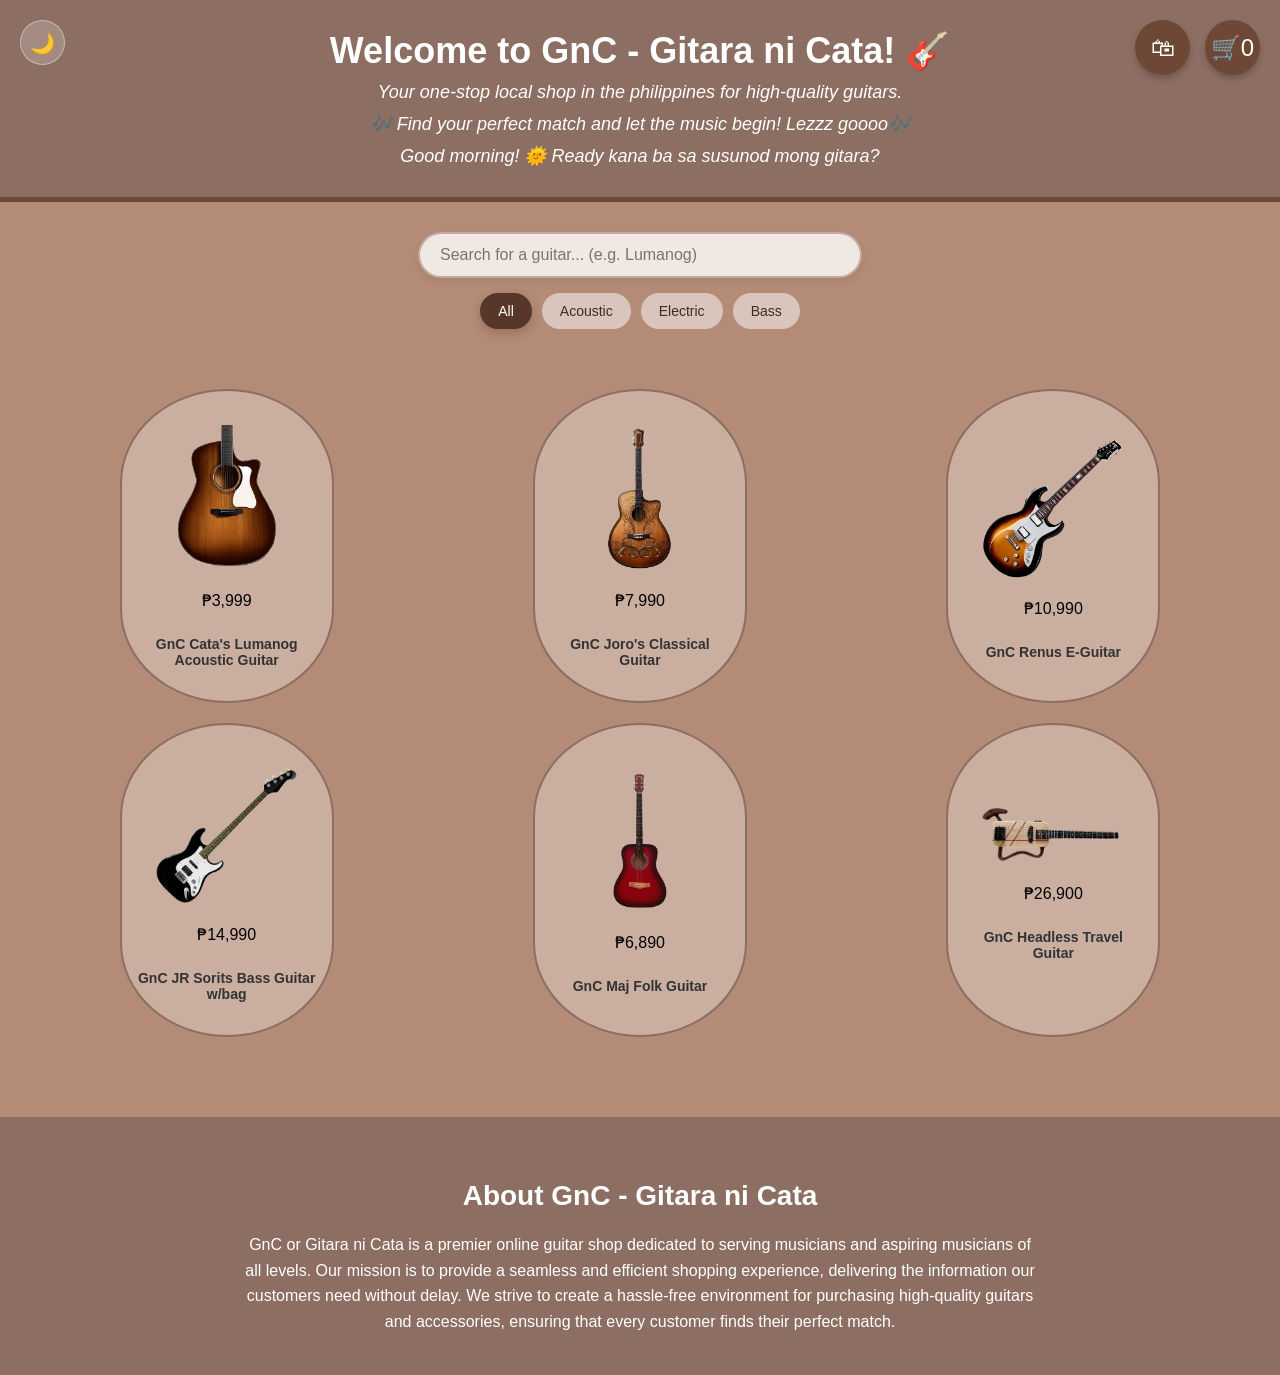
<file: hci.html>
<!DOCTYPE html>
<html lang="en">
<head>
    <meta charset="UTF-8">
    <meta name="viewport" content="width=device-width, initial-scale=1.0">
    <title>GnC | Gitara ni Cata</title>
    <link rel="icon" href="assets/cats7.jpg" type="image/x-icon">
    <style>
        body {
            font-family: "Poppins", sans-serif;
            background-color: #b38b76;
            text-align: center;
            margin: 0;
            padding: 0;
            overflow-x: hidden;
            transition: background-color 0.4s ease, color 0.4s ease; 
        }

        .container {
            position: relative;
            padding: 20px;
        }

        .theme-toggle {
            position: absolute;
            top: 20px;
            left: 20px;
            background: rgba(255, 255, 255, 0.2);
            border: 1px solid rgba(255, 255, 255, 0.4);
            border-radius: 50%;
            width: 45px;
            height: 45px;
            font-size: 20px;
            cursor: pointer;
            transition: all 0.3s ease;
            color: white;
            z-index: 100;
            display: flex;
            align-items: center;
            justify-content: center;
        }

        .theme-toggle:hover {
            background: rgba(255, 255, 255, 0.4);
            transform: scale(1.1);
        }

        .search-filter-container {
            margin: 30px auto 10px;
            max-width: 800px;
            display: flex;
            flex-direction: column;
            align-items: center;
            gap: 15px;
            padding: 0 20px;
        }

        .search-bar {
            width: 100%;
            max-width: 400px;
            padding: 12px 20px;
            border-radius: 25px;
            border: 2px solid rgba(141, 110, 99, 0.5);
            background-color: rgba(255, 255, 255, 0.8);
            font-size: 16px;
            font-family: "Poppins", sans-serif;
            outline: none;
            transition: all 0.3s ease;
            box-shadow: 0 4px 10px rgba(0, 0, 0, 0.05);
        }

        .search-bar:focus {
            border-color: #56372a;
            background-color: #fff;
            box-shadow: 0 4px 15px rgba(86, 55, 42, 0.2);
            transform: scale(1.02);
        }

        .filter-buttons {
            display: flex;
            flex-wrap: wrap;
            gap: 10px;
            justify-content: center;
        }

        .filter-btn {
            background-color: rgba(255, 255, 255, 0.5);
            color: #452a1f;
            border: 2px solid transparent;
            padding: 8px 16px;
            border-radius: 20px;
            cursor: pointer;
            font-size: 14px;
            font-weight: 500;
            transition: all 0.3s ease;
        }

        .filter-btn:hover {
            background-color: rgba(255, 255, 255, 0.8);
            transform: translateY(-2px);
        }

        .filter-btn.active {
            background-color: #56372a;
            color: white;
            border-color: #56372a;
            box-shadow: 0 4px 10px rgba(86, 55, 42, 0.3);
        }

        .guitar-grid {
            display: grid;
            grid-template-columns: repeat(3, 1fr);
            gap: 20px;
            justify-content: center;
            margin-top: 20px; 
            padding: 10px;
        }

        .guitar-card {
            background: transparent;
            padding: 15px;
            border-radius: 12px;
            text-align: center;
            position: relative;
            width: 180px;
            height: 280px;
            margin: auto;
            display: flex;
            flex-direction: column;
            align-items: center;
            justify-content: center;
            transition: transform 0.3s ease-in-out, opacity 0.3s ease; 
            cursor: pointer;
            border: 2px solid transparent; 
        }

        .guitar-card.selected {
            transform: scale(1.05); 
            box-shadow: none; 
            background-color: transparent; 
        }

        .guitar-card:hover img {
            transform: scale(1.2);
            transition: transform 0.3s ease-in-out;
        }

        .guitar-card:hover {
            transform: scale(1.05);
        }

        .guitar-body {
            width: 100%;
            height: 100%;
            background: rgba(255, 255, 255, 0.3);
            border: 2px solid #8d6e63; 
            border-radius: 50% / 30%;
            position: absolute;
            z-index: -1;
            transition: border 0.3s ease-in-out, box-shadow 0.3s ease-in-out, background 0.4s ease; 
        }

        .guitar-card.selected .guitar-body {
            border: 4px solid #56372a; 
            background-color: rgba(255, 255, 255, 0.5); 
            box-shadow: 0 0 15px rgba(86, 55, 42, 0.4); 
        }

        .guitar-card img {
            width: 150px;
            height: auto;
            border-radius: 5px;
            z-index: 2;
        }

        label {
            display: flex;
            align-items: center;
            justify-content: center;
            margin-top: 10px;
            font-size: 14px;
            font-weight: 600;
            color: #333;
            z-index: 2;
            cursor: pointer;
            transition: color 0.4s ease;
        }

        input[type="radio"] {
            display: none;
        }

        .description {
            display: none;
            font-size: 12px;
            font-style: italic;
            color: #444;
            margin-top: 5px;
            max-width: 80%;
            text-align: center;
            transition: color 0.4s ease;
        }

        .guitar-card:hover .description {
            display: block;
        }

        .shopping-cart-btn {
            position: fixed;
            top: 20px;
            right: 20px;
            background: #6d4837;
            color: white;
            font-size: 24px;
            border: none;
            width: 55px;
            height: 55px;
            border-radius: 50%;
            display: flex;
            align-items: center;
            justify-content: center;
            cursor: pointer;
            box-shadow: 0 4px 6px rgba(0, 0, 0, 0.2);
            transition: background 0.3s ease, transform 0.2s ease;
            z-index: 1000;
        }

        .shopping-cart-btn:hover {
            background: #56372a;
            transform: scale(1.1);
        }

        .shopping-cart-btn:active {
            transform: scale(0.95);
        }

        .recently-purchased-btn {
            position: fixed;
            top: 20px;
            right: 90px;
            background: #6d4837;
            color: white;
            font-size: 24px;
            border: none;
            width: 55px;
            height: 55px;
            border-radius: 50%;
            display: flex;
            align-items: center;
            justify-content: center;
            cursor: pointer;
            box-shadow: 0 4px 6px rgba(0, 0, 0, 0.2);
            transition: background 0.3s ease, transform 0.2s ease;
            z-index: 1000;
        }

        .recently-purchased-btn:hover {
            background: #56372a;
            transform: scale(1.1);
        }

        .recently-purchased-btn:active {
            transform: scale(0.95);
        }

        .buttons button {
            background-color: #6d4837; 
            color: white;
            border: none;
            padding: 5px 5px;
            margin: 5px;
            border-radius: 8px;
            cursor: pointer;
            font-size: 11px;
            transition: background 0.3s, transform 0.2s;
         }

         .buttons button:hover {
            background-color: #56372a; 
            transform: scale(1.05);
         }

         .buttons button:active {
            background-color: #452a1f; 
            transform: scale(0.95);
         }

        .side-panel {
            position: fixed;
            top: 0;
            right: -400px; 
            width: 350px;
            max-width: 90%;
            height: 100vh;
            background: rgba(109, 72, 55, 0.85); 
            backdrop-filter: blur(12px); 
            -webkit-backdrop-filter: blur(12px);
            color: white;
            padding: 30px 20px;
            box-shadow: -4px 0 15px rgba(0, 0, 0, 0.4);
            z-index: 1005; 
            transition: right 0.4s cubic-bezier(0.25, 0.8, 0.25, 1);
            overflow-y: auto;
            box-sizing: border-box;
            text-align: left; 
        }

        .side-panel.open {
            right: 0; 
        }

        .panel-header {
            display: flex;
            justify-content: space-between;
            align-items: center;
            border-bottom: 2px solid rgba(255, 255, 255, 0.2);
            padding-bottom: 10px;
            margin-bottom: 20px;
        }

        .panel-header h3 {
            margin: 0;
            font-size: 20px;
        }

        .close-btn {
            background: transparent;
            border: none;
            color: white;
            font-size: 28px;
            cursor: pointer;
            transition: transform 0.2s ease;
            line-height: 1;
        }

        .close-btn:hover {
            transform: scale(1.2);
            color: #ffcccc;
        }

        .item-list {
            list-style: none;
            padding: 0;
            margin: 0;
        }

        .item-list li {
            background: rgba(86, 55, 42, 0.8);
            padding: 12px;
            margin: 10px 0;
            border-radius: 8px;
            display: flex;
            justify-content: space-between;
            align-items: center;
            color: white;
            font-size: 14px;
            box-shadow: 0 2px 5px rgba(0,0,0,0.2);
        }

        .item-list button {
            background: #8d6e63;
            color: white;
            border: none;
            padding: 6px 10px;
            border-radius: 5px;
            cursor: pointer;
            transition: background 0.3s ease;
            font-size: 12px;
        }

        .item-list button:hover {
            background: #b38b76;
        }

        .about-section {
            background-color: #8d6e63;
            color: white;
            padding: 40px 20px;
            margin-top: 50px;
            text-align: center;
            transition: background-color 0.4s ease;
        }

        .about-section h2 {
            font-size: 28px;
            margin-bottom: 20px;
        }

        .about-section p {
            font-size: 16px;
            line-height: 1.6;
            max-width: 800px;
            margin: 0 auto;
        }

        @keyframes popIn {
            0% { opacity: 0; transform: translate(-50%, -45%) scale(0.9); }
            100% { opacity: 1; transform: translate(-50%, -50%) scale(1); }
        }

        #buy-now-modal, #confirmation-modal {
            display: none;
            position: fixed;
            top: 50%;
            left: 50%;
            transform: translate(-50%, -50%);
            background: rgba(109, 72, 55, 0.75); 
            backdrop-filter: blur(15px);
            -webkit-backdrop-filter: blur(15px);
            border: 1px solid rgba(255, 255, 255, 0.2);
            box-shadow: 0 10px 30px rgba(0, 0, 0, 0.3);
            color: white;
            padding: 30px;
            border-radius: 15px;
            width: 350px;
            max-width: 90%;
            z-index: 1003;
            box-sizing: border-box;
            text-align: left; 
        }

        #buy-now-modal[style*="display: block"], 
        #confirmation-modal[style*="display: block"] {
            animation: popIn 0.3s ease-out forwards;
        }

        #buy-now-modal h3, #confirmation-modal h3 {
            margin: 0 0 20px;
            font-size: 22px;
            text-align: center;
            border-bottom: 1px solid rgba(255, 255, 255, 0.2);
            padding-bottom: 10px;
        }

        #buy-now-modal label {
            display: block;
            margin-bottom: 8px;
            font-size: 13px;
            font-weight: 500;
            color: rgba(255, 255, 255, 0.9);
        }

        #buy-now-modal input {
            width: 100%;
            height: 40px; 
            padding: 10px 15px;
            margin-bottom: 20px;
            border: 1px solid rgba(255, 255, 255, 0.3);
            border-radius: 8px;
            font-size: 14px;
            background-color: rgba(255, 255, 255, 0.1); 
            color: white;
            box-sizing: border-box;
            outline: none;
            transition: background 0.3s, border 0.3s, box-shadow 0.3s;
        }

        #buy-now-modal input::placeholder {
            color: rgba(255, 255, 255, 0.6); 
        }

        #buy-now-modal input:focus {
            background-color: rgba(255, 255, 255, 0.2);
            border: 1px solid rgba(255, 255, 255, 0.8);
            box-shadow: 0 0 8px rgba(255, 255, 255, 0.3);
        }

        #buy-now-modal button, #confirmation-modal button {
            background: #452a1f; 
            color: white;
            border: 1px solid rgba(255, 255, 255, 0.1);
            padding: 12px 0;
            border-radius: 8px;
            cursor: pointer;
            display: block;
            width: 100%;
            margin-top: 10px;
            font-size: 15px;
            font-weight: 600;
            transition: background 0.3s ease, transform 0.2s ease;
        }

        #buy-now-modal button:hover, #confirmation-modal button:hover {
            background: #2e1a12;
            transform: translateY(-2px);
            box-shadow: 0 4px 10px rgba(0, 0, 0, 0.2);
        }

        #buy-now-modal button:active, #confirmation-modal button:active {
            transform: translateY(0);
        }

        #confirmation-modal {
            text-align: center; 
        }

        #confirmation-modal p {
            font-size: 15px;
            line-height: 1.6;
            margin: 12px 0;
            color: rgba(255, 255, 255, 0.9);
        }

        #confirmation-modal strong {
            color: white;
            font-weight: 600;
        }

        #overlay {
            display: none;
            position: fixed;
            top: 0;
            left: 0;
            width: 100%;
            height: 100vh;
            background: rgba(0, 0, 0, 0.5);
            z-index: 1001; 
        }

        .welcome-header {
               background-color: #8d6e63;
               color: white;
               padding: 30px 20px;
               text-align: center;
               border-bottom: 5px solid #6d4837;
               position: relative; 
               transition: background-color 0.4s ease, border-color 0.4s ease;
        }

        .welcome-header h1 {
             font-size: 36px;
             margin: 0;
             font-weight: 600;
        }

        .welcome-header p {
             font-size: 18px;
             margin: 10px 0 0;
             font-style: italic;
        }

        #toast-container {
            position: fixed;
            bottom: 20px;
            right: 20px;
            z-index: 1010; 
            display: flex;
            flex-direction: column;
            gap: 12px;
        }

        .toast {
            background: #56372a;
            color: white;
            min-width: 250px;
            padding: 15px 20px;
            border-radius: 8px;
            font-size: 14px;
            font-weight: 500;
            box-shadow: 0 4px 15px rgba(0, 0, 0, 0.4);
            display: flex;
            align-items: center;
            opacity: 0;
            transform: translateX(100%);
            animation: slideInToast 0.4s cubic-bezier(0.25, 0.8, 0.25, 1) forwards;
            text-align: left;
        }

        .toast.success {
            border-left: 6px solid #a8e6cf; 
        }

        .toast.error {
            border-left: 6px solid #ff8b94; 
        }

        .toast.hide {
            animation: fadeOutToast 0.4s cubic-bezier(0.25, 0.8, 0.25, 1) forwards;
        }

        @keyframes slideInToast {
            from { transform: translateX(100%); opacity: 0; }
            to { transform: translateX(0); opacity: 1; }
        }

        @keyframes fadeOutToast {
            from { transform: translateX(0); opacity: 1; }
            to { transform: translateX(100%); opacity: 0; }
        }

        .no-results {
            display: none;
            grid-column: 1 / -1;
            padding: 40px;
            font-size: 18px;
            color: #452a1f;
            font-weight: 500;
            text-align: center;
        }

        /* Dark Mode Overrides */
        body.dark-mode {
            background-color: #2c211b; 
        }

        body.dark-mode .welcome-header {
            background-color: #1a1411;
            border-bottom-color: #0d0a08;
        }

        body.dark-mode .about-section {
            background-color: #1a1411;
        }

        body.dark-mode label, body.dark-mode .no-results {
            color: #e0e0e0;
        }

        body.dark-mode .description {
            color: #b0b0b0;
        }

        body.dark-mode .search-bar {
            background-color: rgba(0, 0, 0, 0.5);
            color: white;
            border-color: #4a362e;
        }

        body.dark-mode .search-bar::placeholder {
            color: #aaa;
        }

        body.dark-mode .filter-btn {
            background-color: rgba(0, 0, 0, 0.4);
            color: #ddd;
        }

        body.dark-mode .filter-btn.active {
            background-color: #8d6e63;
            color: white;
        }

        body.dark-mode .guitar-body {
            background: rgba(0, 0, 0, 0.4);
            border-color: #4a362e;
        }

        body.dark-mode .guitar-card.selected .guitar-body {
            border-color: #8d6e63;
            box-shadow: 0 0 15px rgba(141, 110, 99, 0.4);
        }

        body.dark-mode .shopping-cart-btn, body.dark-mode .recently-purchased-btn {
            background: #3d261d;
        }

        body.dark-mode .buttons button {
            background-color: #4a362e;
        }

        body.dark-mode .buttons button:hover {
            background-color: #6d4837;
        }

        @media (max-width: 900px) {
            .guitar-grid {
                grid-template-columns: repeat(2, 1fr); 
            }
        }

        @media (max-width: 600px) {
            .welcome-header h1 {
                font-size: 26px; 
            }
            .welcome-header p {
                font-size: 14px;
            }
            .guitar-grid {
                grid-template-columns: 1fr; 
                gap: 30px;
                margin-top: 10px;
            }
            .shopping-cart-btn, .recently-purchased-btn {
                top: 10px;
                width: 45px;
                height: 45px;
                font-size: 18px;
            }
            .shopping-cart-btn {
                right: 10px;
            }
            .recently-purchased-btn {
                right: 65px;
            }
            .search-bar {
                font-size: 14px;
            }
            .filter-btn {
                padding: 6px 12px;
                font-size: 12px;
            }
            .theme-toggle {
                top: 10px;
                left: 10px;
                width: 40px;
                height: 40px;
                font-size: 16px;
            }
        }
    </style>
</head>
<body>
    <header class="welcome-header">
        <button id="theme-toggle" class="theme-toggle" onclick="toggleTheme()" title="Toggle Dark/Light Mode">🌙</button>
        
        <h1>Welcome to GnC - Gitara ni Cata! 🎸</h1>
        <p>Your one-stop local shop in the philippines for high-quality guitars.</p>
        <p>🎶 Find your perfect match and let the music begin! Lezzz goooo🎶</p>
    </header>

    <div class="search-filter-container">
        <input type="text" id="search-input" class="search-bar" placeholder="Search for a guitar... (e.g. Lumanog)" oninput="filterGuitars()">
        <div class="filter-buttons">
            <button class="filter-btn active" onclick="setFilter('all', this)">All</button>
            <button class="filter-btn" onclick="setFilter('acoustic', this)">Acoustic</button>
            <button class="filter-btn" onclick="setFilter('electric', this)">Electric</button>
            <button class="filter-btn" onclick="setFilter('bass', this)">Bass</button>
        </div>
    </div>

    <div class="container">
        <div class="guitar-grid" id="guitar-grid">
            <div class="guitar-card" data-category="acoustic" onclick="selectGuitar(this)">
                <div class="guitar-body"></div>
                <img src="assets/cata1.png" alt="Cata's Guitar">
                <p class="price">₱3,999</p>
                <label>
                    <input type="radio" name="guitar" value="GnC Cata's Lumanog Acoustic Guitar"> 
                    <span>GnC Cata's Lumanog Acoustic Guitar</span>
                </label>
                <p class="description">A warm-sounding wooden guitar, perfect for unplugged performances.</p>
                <div class="buttons" style="display: none;">
                    <button onclick="event.stopPropagation(); addToCart('GnC Cata s Lumanog Acoustic Guitar')">Add to Heart</button>
                    <button onclick="event.stopPropagation(); buyNow('GnC Cata s Lumanog Acoustic Guitar')">Mine na kita</button>
                </div>
            </div>

            <div class="guitar-card" data-category="acoustic" onclick="selectGuitar(this)">
                <div class="guitar-body"></div>
                <img src="assets/cata2.png" alt="joro's guitar">
                <p class="price">₱7,990</p>
                <label>
                    <input type="radio" name="guitar" value="GnC Joro's Classical Guitar"> 
                    <span>GnC Joro's Classical Guitar</span>
                </label>
                <p class="description">A nylon-string guitar ideal for classical and flamenco music.</p>
                <div class="buttons" style="display: none;">
                    <button onclick="event.stopPropagation(); addToCart('Classic Guitar')">Cart</button>
                    <button onclick="event.stopPropagation(); buyNow('Classic Guitar')">Buy this</button>
                </div>
            </div>

            <div class="guitar-card" data-category="electric" onclick="selectGuitar(this)">
                <div class="guitar-body"></div>
                <img src="assets/cata3.png" alt="Renus E-Guitar">
                <p class="price">₱10,990</p>
                <label>
                    <input type="radio" name="guitar" value="GnC Renus E-Guitar"> 
                    <span>GnC Renus E-Guitar</span>
                </label>
                <p class="description">A high-powered guitar great for rock, jazz, and blues.</p>
                <div class="buttons" style="display: none;">
                    <button onclick="event.stopPropagation(); addToCart('GnC Renus E-Guitar')">Ilagay mona sa cart</button>
                    <button onclick="event.stopPropagation(); buyNow('GnC Renus E-Guitar')">Bilhin</button>
                </div>
            </div>

            <div class="guitar-card" data-category="bass" onclick="selectGuitar(this)">
                <div class="guitar-body"></div>
                <img src="assets/cats4.png" alt="Bass Guitar">
                <p class="price">₱14,990</p>
                <label>
                    <input type="radio" name="guitar" value="GnC JR Sorits Bass Guitar w/bag"> 
                    <span>GnC JR Sorits Bass Guitar w/bag</span>
                </label>
                <p class="description">A deep, rhythmic guitar perfect for setting the groove.</p>
                <div class="buttons" style="display: none;">
                    <button onclick="event.stopPropagation(); addToCart('GnC JR Sorits Bass Guitar w/bag')">lagay perd</button>
                    <button onclick="event.stopPropagation(); buyNow('GnC JR Sorits Bass Guitar w/bag')">lala, bibilhin.</button>
                </div>
            </div>

            <div class="guitar-card" data-category="acoustic" onclick="selectGuitar(this)">
                <div class="guitar-body"></div>
                <img src="assets/cats5.png" alt="Folk Guitar">
                <p class="price">₱6,890</p>
                <label>
                    <input type="radio" name="guitar" value="GnC Maj Folk Guitar"> 
                    <span>GnC Maj Folk Guitar</span>
                </label>
                <p class="description">Designed for rich, full-bodied tones in folk and country music.</p>
                <div class="buttons" style="display: none;">
                    <button onclick="event.stopPropagation(); addToCart('GnC Maj Folk Guitar')">Ilagay sa cart...</button>
                    <button onclick="event.stopPropagation(); buyNow('GnC Maj Folk Guitar')">Shop Now!</button>
                </div>
            </div>

            <div class="guitar-card" data-category="electric" onclick="selectGuitar(this)">
                <div class="guitar-body"></div>
                <img src="assets/cats6.png" alt="Travel Guitar">
                <p class="price">₱26,900</p>
                <label>
                    <input type="radio" name="guitar" value="GnC Headless Travel Guitar"> 
                    <span>GnC Headless Travel Guitar</span>
                </label>
                <p class="description">Compact and lightweight, great for musicians on the go.</p>
                <div class="buttons" style="display: none;">
                    <button onclick="event.stopPropagation(); addToCart('GnC Headless Travel Guitar')">Mamaya na</button>
                    <button onclick="event.stopPropagation(); buyNow('GnC Headless Travel Guitar')">Kunin mo na 'to</button>
                </div>
            </div>
            
            <div id="no-results" class="no-results">
                Aww, wala kaming nakitang gitara na ganyan. Subukan mag-type ng iba! 🎸
            </div>
        </div>     
    </div>

    <div class="about-section">
        <h2>About GnC - Gitara ni Cata</h2>
        <p>
            GnC or Gitara ni Cata is a premier online guitar shop dedicated to serving musicians and aspiring musicians of all levels. Our mission is to provide a seamless and efficient shopping experience, delivering the information our customers need without delay. We strive to create a hassle-free environment for purchasing high-quality guitars and accessories, ensuring that every customer finds their perfect match.
        </p>
    </div>

    <button class="recently-purchased-btn" onclick="togglePanel('purchased-panel')">🛍</button>
    <button class="shopping-cart-btn" onclick="togglePanel('cart-panel')">🛒 <span id="cart-count">0</span></button> 

    <div id="cart-panel" class="side-panel">
        <div class="panel-header">
            <h3>Shopping Cart</h3>
            <button class="close-btn" onclick="togglePanel('cart-panel')">&times;</button>
        </div>
        <ul id="cart-items" class="item-list"></ul>
    </div>

    <div id="purchased-panel" class="side-panel">
        <div class="panel-header">
            <h3>Recently Purchased</h3>
            <button class="close-btn" onclick="togglePanel('purchased-panel')">&times;</button>
        </div>
        <ul id="purchased-items" class="item-list"></ul>
    </div>

    <div id="buy-now-modal">
        <h3>Complete Your Purchase</h3>
        <label for="name">Name</label>
        <input type="text" id="name" placeholder="Enter your full name">
        <label for="address">Address</label>
        <input type="text" id="address" placeholder="Enter delivery address">
        <label for="cellphone">Cellphone Number</label>
        <input type="text" id="cellphone" placeholder="e.g. 09123456789">
        <button onclick="proceedPurchase()">Proceed to Buy</button>
    </div>

     <div id="confirmation-modal">
        <h3>🎉 Salamat Po! 🎉</h3>
        <p>Your purchase of <strong><span id="confirmed-guitar"></span></strong> has been confirmed.</p>
        <p>We will deliver it to <strong><span id="confirmed-address"></span></strong>.</p>
        <p>We will contact you at <strong><span id="confirmed-cellphone"></span></strong>.</p>
        <button onclick="closeConfirmation()">Awesome!</button>
    </div>

    <div id="overlay"></div>

    <div id="toast-container"></div>

    <script>
        let cart = JSON.parse(localStorage.getItem('gnc_cart')) || [];
        let purchasedItems = JSON.parse(localStorage.getItem('gnc_purchased')) || [];

        const currentTheme = localStorage.getItem('gnc_theme');
        if (currentTheme === 'dark') {
            document.body.classList.add('dark-mode');
            document.addEventListener('DOMContentLoaded', () => {
                document.getElementById('theme-toggle').textContent = '☀️';
            });
        }

        function toggleTheme() {
            const body = document.body;
            const toggleBtn = document.getElementById('theme-toggle');
            
            body.classList.toggle('dark-mode');
            
            // 🟢 MODIFIED: Inalis na natin yung showToast dito 🟢
            if (body.classList.contains('dark-mode')) {
                localStorage.setItem('gnc_theme', 'dark');
                toggleBtn.textContent = '☀️';
            } else {
                localStorage.setItem('gnc_theme', 'light');
                toggleBtn.textContent = '🌙';
            }
        }

        function getGreeting() {
            const hour = new Date().getHours();
            if (hour < 12) {
                return "Good morning! 🌞";
            } else if (hour < 18) {
                return "Good afternoon! 🌤";
            } else {
                return "Good evening! 🌙";
            }
        }

        document.addEventListener("DOMContentLoaded", () => {
            const greeting = getGreeting();
            const welcomeHeader = document.querySelector(".welcome-header");
            if (welcomeHeader) {
                welcomeHeader.innerHTML += `<p>${greeting} Ready kana ba sa susunod mong gitara?</p>`;
            }
            
            updateCart();
            updatePurchasedItems();
        });

        let currentCategoryFilter = 'all';

        function setFilter(category, btnElement) {
            currentCategoryFilter = category;
            
            document.querySelectorAll('.filter-btn').forEach(btn => btn.classList.remove('active'));
            btnElement.classList.add('active');
            
            filterGuitars();
        }

        function filterGuitars() {
            const searchQuery = document.getElementById('search-input').value.toLowerCase();
            const cards = document.querySelectorAll('.guitar-card');
            let visibleCount = 0;

            cards.forEach(card => {
                const guitarName = card.querySelector('label span').textContent.toLowerCase();
                const guitarCategory = card.getAttribute('data-category');
                
                const matchesSearch = guitarName.includes(searchQuery);
                const matchesCategory = (currentCategoryFilter === 'all') || (guitarCategory === currentCategoryFilter);

                if (matchesSearch && matchesCategory) {
                    card.style.display = 'flex'; 
                    visibleCount++;
                } else {
                    card.style.display = 'none';
                    if (card.classList.contains('selected')) {
                        card.classList.remove('selected');
                        let btns = card.querySelector('.buttons');
                        if (btns) btns.style.display = 'none';
                        let radio = card.querySelector('input[type="radio"]');
                        if (radio) radio.checked = false;
                    }
                }
            });

            const noResultsMsg = document.getElementById('no-results');
            if (visibleCount === 0) {
                noResultsMsg.style.display = 'block';
            } else {
                noResultsMsg.style.display = 'none';
            }
        }

        function showToast(message, type = 'success') {
            const container = document.getElementById('toast-container');
            const toast = document.createElement('div');
            
            toast.className = `toast ${type}`;
            toast.innerHTML = `<span>${message}</span>`;
            
            container.appendChild(toast);

            setTimeout(() => {
                toast.classList.add('hide');
                setTimeout(() => {
                    toast.remove();
                }, 400); 
            }, 3000); 
        }

        document.addEventListener('click', function(event) {
            const isClickInsideCard = event.target.closest('.guitar-card');
            const isClickInsideBuyModal = event.target.closest('#buy-now-modal'); 
            const isClickInsideConfModal = event.target.closest('#confirmation-modal');
            const isClickInsidePanel = event.target.closest('.side-panel');
            const isClickOnCartBtn = event.target.closest('.shopping-cart-btn');
            const isClickOnShopBtn = event.target.closest('.recently-purchased-btn');
            const isClickInsideSearch = event.target.closest('.search-filter-container');
            const isClickOnThemeBtn = event.target.closest('.theme-toggle'); 

            if (!isClickInsideCard && !isClickInsideBuyModal && !isClickInsideConfModal && !isClickInsidePanel && !isClickOnCartBtn && !isClickOnShopBtn && !isClickInsideSearch && !isClickOnThemeBtn) {
                document.querySelectorAll('.guitar-card').forEach(card => {
                    card.classList.remove('selected');
                    let btns = card.querySelector('.buttons');
                    if (btns) btns.style.display = 'none';
                });

                document.querySelectorAll('input[name="guitar"]').forEach(radio => {
                    radio.checked = false;
                });
            }

            if (event.target.id === 'overlay') {
                closeAllPanels();
                document.getElementById('buy-now-modal').style.display = 'none';
                document.getElementById('confirmation-modal').style.display = 'none';
                document.getElementById('overlay').style.display = 'none';
            }
        });

        function selectGuitar(cardElement) {
            document.querySelectorAll('.guitar-card').forEach(card => {
                card.classList.remove('selected');
                let btns = card.querySelector('.buttons');
                if (btns) btns.style.display = 'none';
            });

            cardElement.classList.add('selected');
            
            let buttons = cardElement.querySelector('.buttons');
            if (buttons) buttons.style.display = 'block';

            let radio = cardElement.querySelector('input[type="radio"]');
            if (radio) radio.checked = true;
        }

        function togglePanel(panelId) {
            const panel = document.getElementById(panelId);
            const overlay = document.getElementById('overlay');
            const isOpen = panel.classList.contains('open');

            closeAllPanels();

            if (!isOpen) {
                panel.classList.add('open');
                overlay.style.display = 'block';
                if (panelId === 'purchased-panel') {
                    updatePurchasedItems(); 
                }
            } else {
                overlay.style.display = 'none';
            }
        }

        function closeAllPanels() {
            document.querySelectorAll('.side-panel').forEach(panel => {
                panel.classList.remove('open');
            });
        }

        function addToCart(guitarName) {
            cart.push(guitarName);
            localStorage.setItem('gnc_cart', JSON.stringify(cart)); 
            updateCart();
            
            showToast(`Added to cart: ${guitarName} 🛒`, 'success');
        }

        function updateCart() {
            let cartList = document.getElementById("cart-items");
            cartList.innerHTML = "";
            cart.forEach((item, index) => {
                let li = document.createElement("li");
                li.textContent = item;
                let removeBtn = document.createElement("button");
                removeBtn.textContent = "Remove";
                removeBtn.onclick = () => removeFromCart(index);
                li.appendChild(removeBtn);
                cartList.appendChild(li);
            });
            document.getElementById("cart-count").textContent = cart.length;
        }

        function removeFromCart(index) {
            const removedItem = cart[index];
            cart.splice(index, 1);
            localStorage.setItem('gnc_cart', JSON.stringify(cart)); 
            updateCart();
            
            showToast(`Removed: ${removedItem} ❌`, 'error');
        }

        let selectedGuitar = "";

        function buyNow(guitarName) {
            selectedGuitar = guitarName;
            document.getElementById("buy-now-modal").style.display = "block";
            document.getElementById("overlay").style.display = "block";
            closeAllPanels(); 
        }

        function closeConfirmation() {
            document.getElementById("confirmation-modal").style.display = "none";
            document.getElementById("overlay").style.display = 'none';
            document.getElementById("name").value = "";
            document.getElementById("address").value = "";
            document.getElementById("cellphone").value = "";
        }

        function updatePurchasedItems() {
            let purchasedList = document.getElementById("purchased-items");
            purchasedList.innerHTML = "";
            purchasedItems.forEach(item => {
                let li = document.createElement("li");
                li.textContent = item;
                purchasedList.appendChild(li);
            });
        }

        function proceedPurchase() {
            const name = document.getElementById("name").value;
            const address = document.getElementById("address").value;
            const cellphone = document.getElementById("cellphone").value;

            if (name && address && cellphone) {
                purchasedItems.push(selectedGuitar);
                localStorage.setItem('gnc_purchased', JSON.stringify(purchasedItems)); 
                
                document.getElementById("buy-now-modal").style.display = "none";
                document.getElementById("confirmed-guitar").textContent = selectedGuitar;
                document.getElementById("confirmed-address").textContent = address;
                document.getElementById("confirmed-cellphone").textContent = cellphone;
                document.getElementById("confirmation-modal").style.display = "block";
            } else {
                showToast("Please fill out all fields before proceeding! ⚠️", "error");
            }
        }
    </script>
</body>
</html>
</file>
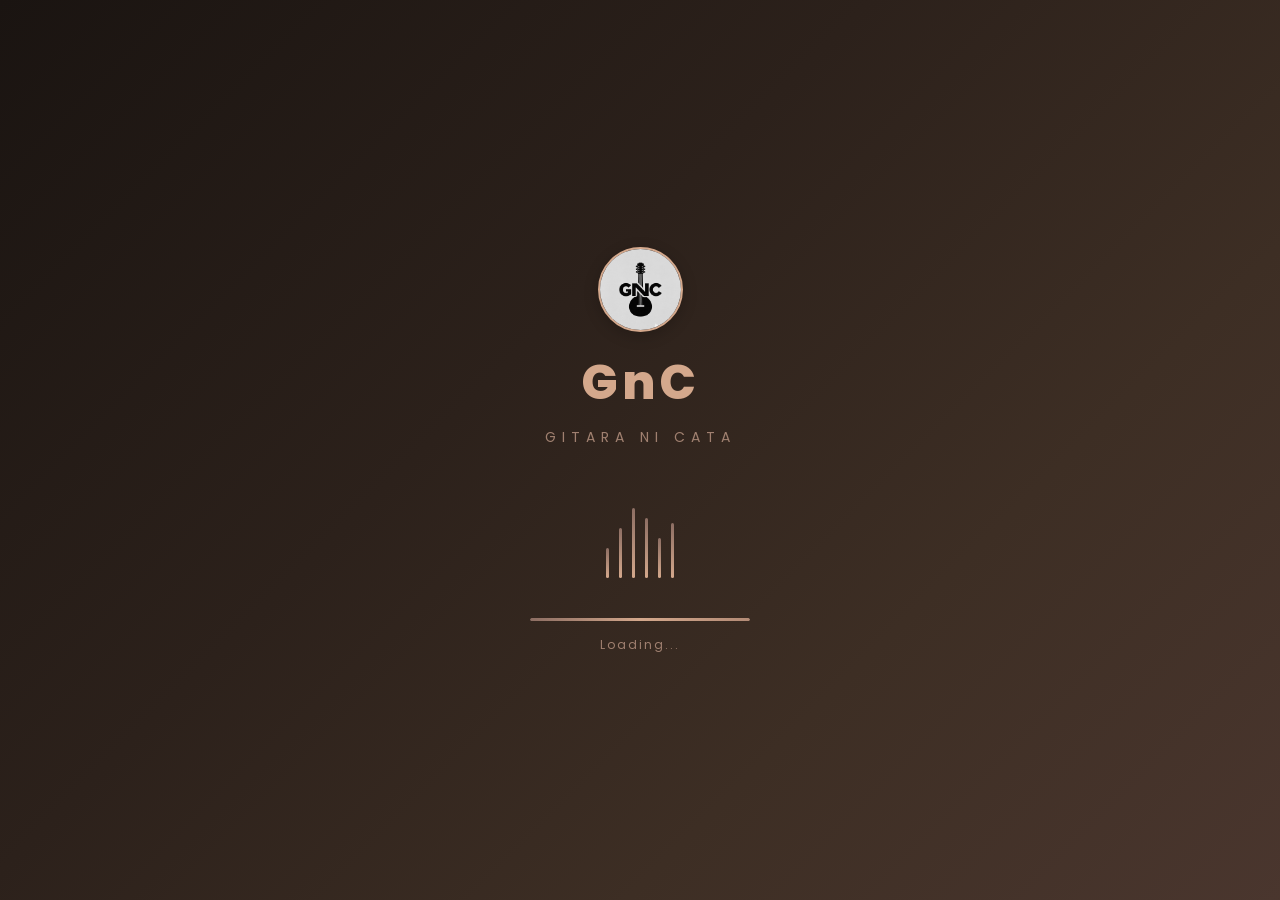
<file: login.html>
<!DOCTYPE html>
<html lang="en">

<head>
    <meta charset="UTF-8">
    <meta name="viewport" content="width=device-width, initial-scale=1.0">
    <title>GnC | Login - Gitara ni Cata</title>
    <meta name="description"
        content="Sign in to your GnC account – your one-stop local shop in the Philippines for high-quality guitars.">
    <link rel="icon" href="assets/cats7.jpg" type="image/x-icon">
    <link href="https://fonts.googleapis.com/css2?family=Poppins:wght@300;400;500;600;700;800;900&display=swap"
        rel="stylesheet">
    <link rel="stylesheet" href="css/login.css">
</head>

<body>

    <!-- ============ LOADING SCREEN ============ -->
    <div id="loading-screen">
        <img src="assets/cats7.jpg" class="brand-icon loader-icon" alt="Brand Logo">
        <div class="loader-logo">GnC</div>
        <div class="loader-tagline">Gitara ni Cata</div>
        <div class="guitar-strings">
            <div class="guitar-string"></div>
            <div class="guitar-string"></div>
            <div class="guitar-string"></div>
            <div class="guitar-string"></div>
            <div class="guitar-string"></div>
            <div class="guitar-string"></div>
        </div>
        <div class="progress-container">
            <div class="progress-bar" id="progress-bar"></div>
        </div>
        <div class="loader-percent" id="loader-percent">Loading...</div>
    </div>

    <!-- ============ LOGIN PAGE ============ -->
    <div id="login-page">
        <!-- LEFT PANEL – Branding -->
        <div class="login-left">
            <img src="assets/cats7.jpg" class="brand-icon" alt="Brand Logo">
            <h1 class="brand-title">Gitara ni Cata</h1>
            <p class="brand-subtitle">"Let the music begin!"</p>
            <p class="brand-description">
                Your one-stop local shop in the Philippines for high-quality guitars.
                From acoustic to electric, we have the perfect instrument waiting for you.
            </p>

        </div>

        <!-- RIGHT PANEL – Login / Sign Up / Verify Forms -->
        <div class="login-right">

            <!-- ===== LOGIN CARD ===== -->
            <div class="login-card" id="login-card">
                <h2>Welcome back!</h2>
                <p class="form-subtitle">Sign in to your GnC account</p>

                <div class="error-msg" id="error-msg">
                    <span class="error-icon-svg">
                        <svg xmlns="http://www.w3.org/2000/svg" width="16" height="16" viewBox="0 0 24 24" fill="none"
                            stroke="currentColor" stroke-width="2" stroke-linecap="round" stroke-linejoin="round">
                            <path
                                d="M10.29 3.86L1.82 18a2 2 0 0 0 1.71 3h16.94a2 2 0 0 0 1.71-3L13.71 3.86a2 2 0 0 0-3.42 0z" />
                            <line x1="12" y1="9" x2="12" y2="13" />
                            <line x1="12" y1="17" x2="12.01" y2="17" />
                        </svg>
                    </span>
                    <span id="error-text">Invalid username or password.</span>
                </div>

                <form id="login-form" onsubmit="handleLogin(event)">
                    <div class="input-group">
                        <label for="login-username">Username or Email</label>
                        <div class="input-wrapper">
                            <span class="input-icon">
                                <svg xmlns="http://www.w3.org/2000/svg" width="18" height="18" viewBox="0 0 24 24"
                                    fill="none" stroke="currentColor" stroke-width="1.8" stroke-linecap="round"
                                    stroke-linejoin="round">
                                    <path d="M20 21v-2a4 4 0 0 0-4-4H8a4 4 0 0 0-4 4v2" />
                                    <circle cx="12" cy="7" r="4" />
                                </svg>
                            </span>
                            <input type="text" id="login-username" placeholder="Enter your username or email"
                                autocomplete="username">
                        </div>
                    </div>

                    <div class="input-group">
                        <label for="login-password">Password</label>
                        <div class="input-wrapper">
                            <span class="input-icon">
                                <svg xmlns="http://www.w3.org/2000/svg" width="18" height="18" viewBox="0 0 24 24"
                                    fill="none" stroke="currentColor" stroke-width="1.8" stroke-linecap="round"
                                    stroke-linejoin="round">
                                    <rect x="3" y="11" width="18" height="11" rx="2" ry="2" />
                                    <path d="M7 11V7a5 5 0 0 1 10 0v4" />
                                </svg>
                            </span>
                            <input type="password" id="login-password" placeholder="Enter your password"
                                autocomplete="current-password">
                            <button type="button" class="toggle-password" id="toggle-login-pw"
                                onclick="togglePasswordVisibility('login-password', 'toggle-login-pw')"
                                title="Toggle password visibility">
                                <svg class="eye-open" xmlns="http://www.w3.org/2000/svg" width="18" height="18"
                                    viewBox="0 0 24 24" fill="none" stroke="currentColor" stroke-width="1.8"
                                    stroke-linecap="round" stroke-linejoin="round">
                                    <path d="M1 12s4-8 11-8 11 8 11 8-4 8-11 8-11-8-11-8z" />
                                    <circle cx="12" cy="12" r="3" />
                                </svg>
                                <svg class="eye-closed" xmlns="http://www.w3.org/2000/svg" width="18" height="18"
                                    viewBox="0 0 24 24" fill="none" stroke="currentColor" stroke-width="1.8"
                                    stroke-linecap="round" stroke-linejoin="round" style="display:none">
                                    <path
                                        d="M17.94 17.94A10.07 10.07 0 0 1 12 20c-7 0-11-8-11-8a18.45 18.45 0 0 1 5.06-5.94M9.9 4.24A9.12 9.12 0 0 1 12 4c7 0 11 8 11 8a18.5 18.5 0 0 1-2.16 3.19m-6.72-1.07a3 3 0 1 1-4.24-4.24" />
                                    <line x1="1" y1="1" x2="23" y2="23" />
                                </svg>
                            </button>
                        </div>
                    </div>

                    <div class="form-options">
                        <label class="remember-me">
                            <input type="checkbox" id="remember-me">
                            <span>Remember me</span>
                        </label>
                        <a href="#" class="forgot-link" onclick="showToast('Feature coming soon!')">Forgot password?</a>
                    </div>

                    <button type="submit" class="btn-login" id="btn-login">Sign In</button>
                </form>

                <div class="divider">
                    <span>or</span>
                </div>

                <!-- Social Login Buttons for Sign In -->
                <div class="social-buttons">
                    <button type="button" class="btn-social" onclick="handleSocialLogin('oauth_google')" title="Continue with Google">
                        <svg xmlns="http://www.w3.org/2000/svg" viewBox="0 0 24 24">
                            <path d="M22.56 12.25c0-.78-.07-1.53-.2-2.25H12v4.26h5.92c-.26 1.37-1.04 2.53-2.21 3.31v2.77h3.57c2.08-1.92 3.28-4.74 3.28-8.09z" fill="#fff"/>
                            <path d="M12 23c2.97 0 5.46-.98 7.28-2.66l-3.57-2.77c-.98.66-2.23 1.06-3.71 1.06-2.86 0-5.29-1.93-6.16-4.53H2.18v2.84C3.99 20.53 7.7 23 12 23z" fill="#fff"/>
                            <path d="M5.84 14.09c-.22-.66-.35-1.36-.35-2.09s.13-1.43.35-2.09V7.07H2.18C1.43 8.55 1 10.22 1 12s.43 3.45 1.18 4.93l2.85-2.22.81-.62z" fill="#fff"/>
                            <path d="M12 5.38c1.62 0 3.06.56 4.21 1.64l3.15-3.15C17.45 2.09 14.97 1 12 1 7.7 1 3.99 3.47 2.18 7.07l3.66 2.84c.87-2.6 3.3-4.53 6.16-4.53z" fill="#fff"/>
                        </svg>
                    </button>
                    <button type="button" class="btn-social" onclick="handleSocialLogin('oauth_facebook')" title="Continue with Facebook">
                        <svg xmlns="http://www.w3.org/2000/svg" viewBox="0 0 24 24">
                            <path d="M18 2h-3a5 5 0 0 0-5 5v3H7v4h3v8h4v-8h3l1-4h-4V7a1 1 0 0 1 1-1h3z" fill="#fff"/>
                        </svg>
                    </button>
                    <button type="button" class="btn-social" onclick="handleSocialLogin('oauth_github')" title="Continue with GitHub">
                        <svg xmlns="http://www.w3.org/2000/svg" viewBox="0 0 24 24">
                            <path d="M12 2A10 10 0 0 0 2 12c0 4.42 2.87 8.17 6.84 9.5.5.08.66-.23.66-.5v-1.69c-2.77.6-3.36-1.34-3.36-1.34-.45-1.15-1.11-1.46-1.11-1.46-.9-.62.07-.6.07-.6 1 .07 1.53 1.03 1.53 1.03.87 1.52 2.34 1.07 2.91.83.09-.65.35-1.09.63-1.34-2.22-.25-4.55-1.11-4.55-4.92 0-1.11.38-2 1.03-2.71-.1-.25-.45-1.29.1-2.64 0 0 .84-.27 2.75 1.02.79-.22 1.65-.33 2.5-.33.85 0 1.71.11 2.5.33 1.91-1.29 2.75-1.02 2.75-1.02.55 1.35.2 2.39.1 2.64.65.71 1.03 1.6 1.03 2.71 0 3.82-2.34 4.66-4.57 4.91.36.31.69.92.69 1.85V21c0 .27.16.59.67.5C19.14 20.16 22 16.42 22 12A10 10 0 0 0 12 2z" fill="#fff"/>
                        </svg>
                    </button>
                </div>

                <button class="btn-guest" onclick="enterAsGuest()">
                    <svg xmlns="http://www.w3.org/2000/svg" viewBox="0 0 24 24" fill="currentColor" width="18"
                        height="18">
                        <path fill-rule="evenodd"
                            d="M7.5 6a4.5 4.5 0 1 1 9 0 4.5 4.5 0 0 1-9 0ZM3.751 20.105a8.25 8.25 0 0 1 16.498 0 .75.75 0 0 1-.437.695A18.683 18.683 0 0 1 12 22.5c-2.786 0-5.433-.608-7.812-1.7a.75.75 0 0 1-.437-.695Z"
                            clip-rule="evenodd" />
                    </svg>
                    Continue as Guest
                </button>

                <p class="signup-link">
                    Don't have an account? <a href="#" onclick="switchToSignup(event)">Sign Up</a>
                </p>
            </div>

            <!-- ===== SIGN UP CARD ===== -->
            <div class="login-card signup-card" id="signup-card">
                <h2>Create Account</h2>
                <p class="form-subtitle">Join GnC and start your musical journey</p>

                <div class="error-msg" id="signup-error-msg">
                    <span class="error-icon-svg">
                        <svg xmlns="http://www.w3.org/2000/svg" width="16" height="16" viewBox="0 0 24 24" fill="none"
                            stroke="currentColor" stroke-width="2" stroke-linecap="round" stroke-linejoin="round">
                            <path
                                d="M10.29 3.86L1.82 18a2 2 0 0 0 1.71 3h16.94a2 2 0 0 0 1.71-3L13.71 3.86a2 2 0 0 0-3.42 0z" />
                            <line x1="12" y1="9" x2="12" y2="13" />
                            <line x1="12" y1="17" x2="12.01" y2="17" />
                        </svg>
                    </span>
                    <span id="signup-error-text"></span>
                </div>

                <form id="signup-form" onsubmit="handleSignup(event)">
                    <div class="input-group">
                        <label for="signup-fullname">Full Name</label>
                        <div class="input-wrapper">
                            <span class="input-icon">
                                <svg xmlns="http://www.w3.org/2000/svg" width="18" height="18" viewBox="0 0 24 24" fill="none" stroke="currentColor" stroke-width="1.8" stroke-linecap="round" stroke-linejoin="round">
                                    <path d="M20 21v-2a4 4 0 0 0-4-4H8a4 4 0 0 0-4 4v2" />
                                    <circle cx="12" cy="7" r="4" />
                                </svg>
                            </span>
                            <input type="text" id="signup-fullname" placeholder="Enter your full name" autocomplete="name">
                        </div>
                    </div>

                    <div class="input-group">
                        <label for="signup-email">Email Address</label>
                        <div class="input-wrapper">
                            <span class="input-icon">
                                <svg xmlns="http://www.w3.org/2000/svg" width="18" height="18" viewBox="0 0 24 24" fill="none" stroke="currentColor" stroke-width="1.8" stroke-linecap="round" stroke-linejoin="round">
                                    <path d="M4 4h16c1.1 0 2 .9 2 2v12c0 1.1-.9 2-2 2H4c-1.1 0-2-.9-2-2V6c0-1.1.9-2 2-2z" />
                                    <polyline points="22,6 12,13 2,6" />
                                </svg>
                            </span>
                            <input type="email" id="signup-email" placeholder="Enter your email" autocomplete="email">
                        </div>
                    </div>

                    <div class="input-group">
                        <label for="signup-username">Username</label>
                        <div class="input-wrapper">
                            <span class="input-icon">
                                <svg xmlns="http://www.w3.org/2000/svg" width="18" height="18" viewBox="0 0 24 24" fill="none" stroke="currentColor" stroke-width="1.8" stroke-linecap="round" stroke-linejoin="round">
                                    <path d="M20 21v-2a4 4 0 0 0-4-4H8a4 4 0 0 0-4 4v2" />
                                    <circle cx="12" cy="7" r="4" />
                                </svg>
                            </span>
                            <input type="text" id="signup-username" placeholder="Choose a username" autocomplete="username">
                        </div>
                    </div>

                    <div class="input-group">
                        <label for="signup-password">Password</label>
                        <div class="input-wrapper">
                            <span class="input-icon">
                                <svg xmlns="http://www.w3.org/2000/svg" width="18" height="18" viewBox="0 0 24 24" fill="none" stroke="currentColor" stroke-width="1.8" stroke-linecap="round" stroke-linejoin="round">
                                    <rect x="3" y="11" width="18" height="11" rx="2" ry="2" />
                                    <path d="M7 11V7a5 5 0 0 1 10 0v4" />
                                </svg>
                            </span>
                            <input type="password" id="signup-password" placeholder="Create a password" autocomplete="new-password">
                            <button type="button" class="toggle-password" id="toggle-signup-pw" onclick="togglePasswordVisibility('signup-password', 'toggle-signup-pw')" title="Toggle password visibility">
                                <svg class="eye-open" xmlns="http://www.w3.org/2000/svg" width="18" height="18" viewBox="0 0 24 24" fill="none" stroke="currentColor" stroke-width="1.8" stroke-linecap="round" stroke-linejoin="round">
                                    <path d="M1 12s4-8 11-8 11 8 11 8-4 8-11 8-11-8-11-8z" />
                                    <circle cx="12" cy="12" r="3" />
                                </svg>
                                <svg class="eye-closed" xmlns="http://www.w3.org/2000/svg" width="18" height="18" viewBox="0 0 24 24" fill="none" stroke="currentColor" stroke-width="1.8" stroke-linecap="round" stroke-linejoin="round" style="display:none">
                                    <path d="M17.94 17.94A10.07 10.07 0 0 1 12 20c-7 0-11-8-11-8a18.45 18.45 0 0 1 5.06-5.94M9.9 4.24A9.12 9.12 0 0 1 12 4c7 0 11 8 11 8a18.5 18.5 0 0 1-2.16 3.19m-6.72-1.07a3 3 0 1 1-4.24-4.24" />
                                    <line x1="1" y1="1" x2="23" y2="23" />
                                </svg>
                            </button>
                        </div>
                    </div>

                    <div class="input-group">
                        <label for="signup-confirm-password">Confirm Password</label>
                        <div class="input-wrapper">
                            <span class="input-icon">
                                <svg xmlns="http://www.w3.org/2000/svg" width="18" height="18" viewBox="0 0 24 24" fill="none" stroke="currentColor" stroke-width="1.8" stroke-linecap="round" stroke-linejoin="round">
                                    <rect x="3" y="11" width="18" height="11" rx="2" ry="2" />
                                    <path d="M7 11V7a5 5 0 0 1 10 0v4" />
                                </svg>
                            </span>
                            <input type="password" id="signup-confirm-password" placeholder="Confirm your password" autocomplete="new-password">
                            <button type="button" class="toggle-password" id="toggle-signup-cpw" onclick="togglePasswordVisibility('signup-confirm-password', 'toggle-signup-cpw')" title="Toggle password visibility">
                                <svg class="eye-open" xmlns="http://www.w3.org/2000/svg" width="18" height="18" viewBox="0 0 24 24" fill="none" stroke="currentColor" stroke-width="1.8" stroke-linecap="round" stroke-linejoin="round">
                                    <path d="M1 12s4-8 11-8 11 8 11 8-4 8-11 8-11-8-11-8z" />
                                    <circle cx="12" cy="12" r="3" />
                                </svg>
                                <svg class="eye-closed" xmlns="http://www.w3.org/2000/svg" width="18" height="18" viewBox="0 0 24 24" fill="none" stroke="currentColor" stroke-width="1.8" stroke-linecap="round" stroke-linejoin="round" style="display:none">
                                    <path d="M17.94 17.94A10.07 10.07 0 0 1 12 20c-7 0-11-8-11-8a18.45 18.45 0 0 1 5.06-5.94M9.9 4.24A9.12 9.12 0 0 1 12 4c7 0 11 8 11 8a18.5 18.5 0 0 1-2.16 3.19m-6.72-1.07a3 3 0 1 1-4.24-4.24" />
                                    <line x1="1" y1="1" x2="23" y2="23" />
                                </svg>
                            </button>
                        </div>
                    </div>

                    <button type="submit" class="btn-login" id="btn-signup">Create Account</button>
                </form>

                <div class="divider">
                    <span>or</span>
                </div>

                <!-- Social Login Buttons for Sign Up -->
                <div class="social-buttons">
                    <button type="button" class="btn-social" onclick="handleSocialLogin('oauth_google')" title="Continue with Google">
                        <svg xmlns="http://www.w3.org/2000/svg" viewBox="0 0 24 24">
                            <path d="M22.56 12.25c0-.78-.07-1.53-.2-2.25H12v4.26h5.92c-.26 1.37-1.04 2.53-2.21 3.31v2.77h3.57c2.08-1.92 3.28-4.74 3.28-8.09z" fill="#fff"/>
                            <path d="M12 23c2.97 0 5.46-.98 7.28-2.66l-3.57-2.77c-.98.66-2.23 1.06-3.71 1.06-2.86 0-5.29-1.93-6.16-4.53H2.18v2.84C3.99 20.53 7.7 23 12 23z" fill="#fff"/>
                            <path d="M5.84 14.09c-.22-.66-.35-1.36-.35-2.09s.13-1.43.35-2.09V7.07H2.18C1.43 8.55 1 10.22 1 12s.43 3.45 1.18 4.93l2.85-2.22.81-.62z" fill="#fff"/>
                            <path d="M12 5.38c1.62 0 3.06.56 4.21 1.64l3.15-3.15C17.45 2.09 14.97 1 12 1 7.7 1 3.99 3.47 2.18 7.07l3.66 2.84c.87-2.6 3.3-4.53 6.16-4.53z" fill="#fff"/>
                        </svg>
                    </button>
                    <button type="button" class="btn-social" onclick="handleSocialLogin('oauth_facebook')" title="Continue with Facebook">
                        <svg xmlns="http://www.w3.org/2000/svg" viewBox="0 0 24 24">
                            <path d="M18 2h-3a5 5 0 0 0-5 5v3H7v4h3v8h4v-8h3l1-4h-4V7a1 1 0 0 1 1-1h3z" fill="#fff"/>
                        </svg>
                    </button>
                    <button type="button" class="btn-social" onclick="handleSocialLogin('oauth_github')" title="Continue with GitHub">
                        <svg xmlns="http://www.w3.org/2000/svg" viewBox="0 0 24 24">
                            <path d="M12 2A10 10 0 0 0 2 12c0 4.42 2.87 8.17 6.84 9.5.5.08.66-.23.66-.5v-1.69c-2.77.6-3.36-1.34-3.36-1.34-.45-1.15-1.11-1.46-1.11-1.46-.9-.62.07-.6.07-.6 1 .07 1.53 1.03 1.53 1.03.87 1.52 2.34 1.07 2.91.83.09-.65.35-1.09.63-1.34-2.22-.25-4.55-1.11-4.55-4.92 0-1.11.38-2 1.03-2.71-.1-.25-.45-1.29.1-2.64 0 0 .84-.27 2.75 1.02.79-.22 1.65-.33 2.5-.33.85 0 1.71.11 2.5.33 1.91-1.29 2.75-1.02 2.75-1.02.55 1.35.2 2.39.1 2.64.65.71 1.03 1.6 1.03 2.71 0 3.82-2.34 4.66-4.57 4.91.36.31.69.92.69 1.85V21c0 .27.16.59.67.5C19.14 20.16 22 16.42 22 12A10 10 0 0 0 12 2z" fill="#fff"/>
                        </svg>
                    </button>
                </div>

                <p class="signup-link">
                    Already have an account? <a href="#" onclick="switchToLogin(event)">Back to Login</a>
                </p>
            </div>

            <!-- ===== NEW: VERIFICATION CARD ===== -->
            <div class="login-card signup-card" id="verification-card">
                <h2>Check your email</h2>
                <p class="form-subtitle">We sent a 6-digit code to verify your account</p>

                <div class="error-msg" id="verify-error-msg">
                    <span class="error-icon-svg">
                        <svg xmlns="http://www.w3.org/2000/svg" width="16" height="16" viewBox="0 0 24 24" fill="none" stroke="currentColor" stroke-width="2" stroke-linecap="round" stroke-linejoin="round">
                            <path d="M10.29 3.86L1.82 18a2 2 0 0 0 1.71 3h16.94a2 2 0 0 0 1.71-3L13.71 3.86a2 2 0 0 0-3.42 0z" />
                            <line x1="12" y1="9" x2="12" y2="13" />
                            <line x1="12" y1="17" x2="12.01" y2="17" />
                        </svg>
                    </span>
                    <span id="verify-error-text"></span>
                </div>

                <form id="verify-form" onsubmit="handleVerification(event)">
                    <div class="input-group">
                        <label for="verify-code">Verification Code</label>
                        <div class="input-wrapper">
                            <span class="input-icon">
                                <svg xmlns="http://www.w3.org/2000/svg" width="18" height="18" viewBox="0 0 24 24" fill="none" stroke="currentColor" stroke-width="1.8" stroke-linecap="round" stroke-linejoin="round">
                                    <path d="M21 2l-2 2m-7.61 7.61a5.5 5.5 0 1 1-7.778 7.778 5.5 5.5 0 0 1 7.777-7.777zm0 0L15.5 7.5m0 0l3 3L22 7l-3-3m-3.5 3.5L19 4" />
                                </svg>
                            </span>
                            <input type="text" id="verify-code" placeholder="Enter 6-digit code" autocomplete="one-time-code" maxlength="6">
                        </div>
                    </div>
                    <button type="submit" class="btn-login" id="btn-verify">Verify Account</button>
                </form>

                <p class="signup-link">
                    <a href="#" onclick="switchFromVerifyToLogin(event)">Back to Login</a>
                </p>
            </div>

        </div>
    </div>

    <!-- Toast Notification -->
    <div id="login-toast"></div>

    <!-- CLERK SCRIPTS -->
    <script
      defer
      crossorigin="anonymous"
      data-clerk-publishable-key="pk_test_bmF0aW9uYWwtcGVnYXN1cy02MC5jbGVyay5hY2NvdW50cy5kZXYk"
      src="https://national-pegasus-60.clerk.accounts.dev/npm/@clerk/clerk-js@6/dist/clerk.browser.js"
      type="text/javascript">
    </script>

    <script>
        // ==========================================
        // MODULE-LEVEL SIGNUP REFERENCE
        // Stores the active sign-up object so the
        // verification step can always reference it.
        // ==========================================
        let activeClerkSignUp = null;

       // ==========================================
        // CLERK INITIALIZATION & OAUTH CALLBACK
        // ==========================================
        window.addEventListener('load', async function () {
            await window.Clerk.load();
            
            // Process OAuth callback if returning from Google/Facebook/GitHub
            if (window.location.search.includes('__clerk') || window.location.search.includes('state=')) {
                try {
                    // Tell Clerk WHERE to go after processing the callback
                    await window.Clerk.handleRedirectCallback({
                        signInForceRedirectUrl: 'index.html',
                        signUpForceRedirectUrl: 'index.html',
                    });
                } catch (err) {
                    console.error("Clerk OAuth Callback Error:", err);

                    // NEW USER FALLBACK: If sign-in failed because user is new,
                    // the sign-up transfer data is on Clerk.client.signUp.
                    // Try to complete the sign-up explicitly.
                    const su = window.Clerk.client?.signUp;
                    if (su && su.verifications?.externalAccount?.status === 'verified') {
                        try {
                            const result = await su.create({ transfer: true });
                            if (result.status === 'complete' && result.createdSessionId) {
                                await window.Clerk.setActive({ session: result.createdSessionId });
                            }
                        } catch (e) {
                            console.error("Sign-up transfer error:", e);
                        }
                    }
                }
            }
            
            // FALLBACK: If Clerk finished but didn't navigate, save session and redirect manually
            if (window.Clerk.user) {
                const user = window.Clerk.user;
                localStorage.setItem('gnc_user', JSON.stringify({
                    username: user.username 
                              || user.firstName 
                              || user.primaryEmailAddress?.emailAddress?.split('@')[0] 
                              || 'User',
                    email: user.primaryEmailAddress?.emailAddress || '',
                    isGuest: false
                }));
                // Diretso na sa Shop!
                window.location.href = 'index.html';
            }
        });

        // ==========================================
        // LOADING SCREEN LOGIC
        // ==========================================
        const loadingScreen = document.getElementById('loading-screen');
        const loginPage = document.getElementById('login-page');
        const progressBar = document.getElementById('progress-bar');
        const loaderPercent = document.getElementById('loader-percent');

        let progress = 0;

        function animateLoader() {
            const interval = setInterval(() => {
                const increment = Math.random() * 12 + 3;
                progress = Math.min(progress + increment, 100);

                loaderPercent.textContent = Math.floor(progress) + '%';

                if (progress >= 100) {
                    clearInterval(interval);
                    loaderPercent.textContent = '100%';

                    setTimeout(() => {
                        loadingScreen.classList.add('fade-out');

                        setTimeout(() => {
                            loadingScreen.style.display = 'none';
                            loginPage.style.display = 'flex';

                            void loginPage.offsetWidth;
                            loginPage.classList.add('visible');
                        }, 800);
                    }, 400);
                }
            }, 200);
        }

        setTimeout(animateLoader, 1500);

        // ==========================================
        // LOGIN LOGIC (VIA CLERK)
        // ==========================================
        async function handleLogin(event) {
            event.preventDefault();

            const identifier = document.getElementById('login-username').value.trim(); 
            const password = document.getElementById('login-password').value.trim();
            const errorMsg = document.getElementById('error-msg');
            const errorText = document.getElementById('error-text');
            const btnLogin = document.getElementById('btn-login');

            errorMsg.classList.remove('show');

            if (!identifier || !password) {
                errorText.textContent = 'Please fill in all fields!';
                errorMsg.classList.add('show');
                return;
            }

            btnLogin.textContent = 'Signing in...';
            btnLogin.disabled = true;

            try {
                const res = await window.Clerk.client.signIn.create({
                    identifier: identifier,
                    password: password,
                });

                if (res.status === 'complete') {
                    await window.Clerk.setActive({ session: res.createdSessionId });

                    // Sync gnc_user so index.html gatekeeper recognises this session
                    const user = window.Clerk.user;
                    localStorage.setItem('gnc_user', JSON.stringify({
                        username: user?.username
                               || user?.firstName
                               || identifier.split('@')[0]
                               || 'User',
                        email: user?.primaryEmailAddress?.emailAddress || identifier,
                        isGuest: false
                    }));

                    showToast('Welcome back!');
                    setTimeout(() => {
                        window.location.href = 'index.html';
                    }, 1200);
                } else {
                    errorText.textContent = 'Additional verification required.';
                    errorMsg.classList.add('show');
                    btnLogin.textContent = 'Sign In';
                    btnLogin.disabled = false;
                }
            } catch (err) {
                console.error(err);
                let message = 'An error occurred during sign in.';
                if (err.errors && err.errors.length > 0) {
                    message = err.errors[0].longMessage || err.errors[0].message;
                }
                errorText.textContent = message;
                errorMsg.classList.add('show');
                btnLogin.textContent = 'Sign In';
                btnLogin.disabled = false;
            }
        }

       // ==========================================
        // SOCIAL LOGIN LOGIC
        // ==========================================
        async function handleSocialLogin(strategy) {
            // Disable buttons to prevent double-click
            document.querySelectorAll('.btn-social').forEach(btn => {
                btn.disabled = true;
                btn.style.opacity = '0.5';
            });

            try {
                const currentUrl = window.location.origin + window.location.pathname; // login.html
                const shopUrl = currentUrl.replace('login.html', 'index.html');       // index.html

                await window.Clerk.client.signIn.authenticateWithRedirect({
                    strategy: strategy,
                    redirectUrl: currentUrl,               // Come BACK here to process callback
                    redirectUrlComplete: shopUrl,           // Go to shop after success
                    signUpFallbackRedirectUrl: currentUrl   // New users also come back here
                });
            } catch (err) {
                console.error('Social login error:', err);
                document.querySelectorAll('.btn-social').forEach(btn => {
                    btn.disabled = false;
                    btn.style.opacity = '';
                });
                let message = 'Error connecting to provider.';
                if (err.errors && err.errors.length > 0) {
                    message = err.errors[0].longMessage || err.errors[0].message;
                }
                showToast(message);
            }
        }

        function enterAsGuest() {
            localStorage.setItem('gnc_user', JSON.stringify({
                username: 'Guest',
                isGuest: true,
                loggedInAt: new Date().toISOString()
            }));

            showToast('Welcome, Guest! Enjoy browsing');

            setTimeout(() => {
                window.location.href = 'index.html';
            }, 1200);
        }

        // ==========================================
        // PASSWORD VISIBILITY TOGGLE
        // ==========================================
        function togglePasswordVisibility(inputId, btnId) {
            const pwd = document.getElementById(inputId);
            const btn = document.getElementById(btnId);
            const eyeOpen = btn.querySelector('.eye-open');
            const eyeClosed = btn.querySelector('.eye-closed');

            if (pwd.type === 'password') {
                pwd.type = 'text';
                eyeOpen.style.display = 'none';
                eyeClosed.style.display = 'block';
            } else {
                pwd.type = 'password';
                eyeOpen.style.display = 'block';
                eyeClosed.style.display = 'none';
            }
        }

        // ==========================================
        // CARD SWITCH ANIMATIONS
        // ==========================================
        function switchToSignup(e) {
            e.preventDefault();
            const loginCard = document.getElementById('login-card');
            const signupCard = document.getElementById('signup-card');
            const signupLink = e.target;
            const originalText = signupLink.textContent;
            
            signupLink.textContent = 'Loading...';
            signupLink.style.pointerEvents = 'none';

            setTimeout(() => {
                loginCard.classList.add('card-exit');
                setTimeout(() => {
                    loginCard.style.display = 'none';
                    loginCard.classList.remove('card-exit');

                    signupCard.style.display = 'block';
                    void signupCard.offsetWidth;
                    signupCard.classList.add('card-visible');

                    signupLink.textContent = originalText;
                    signupLink.style.pointerEvents = '';
                }, 400);
            }, 1000);
        }

        function switchToLogin(e) {
            e.preventDefault();
            const loginCard = document.getElementById('login-card');
            const signupCard = document.getElementById('signup-card');
            const backLink = e.target;
            const originalText = backLink.textContent;
            
            backLink.textContent = 'Loading...';
            backLink.style.pointerEvents = 'none';

            setTimeout(() => {
                signupCard.classList.add('card-exit');
                setTimeout(() => {
                    signupCard.style.display = 'none';
                    signupCard.classList.remove('card-exit', 'card-visible');

                    loginCard.style.display = 'block';
                    void loginCard.offsetWidth;
                    loginCard.classList.add('card-enter');

                    setTimeout(() => {
                        loginCard.classList.remove('card-enter');
                    }, 500);

                    backLink.textContent = originalText;
                    backLink.style.pointerEvents = '';
                }, 400);
            }, 1000);
        }

        function switchFromVerifyToLogin(e) {
            e.preventDefault();
            const loginCard = document.getElementById('login-card');
            const verifyCard = document.getElementById('verification-card');
            
            verifyCard.classList.add('card-exit');
            setTimeout(() => {
                verifyCard.style.display = 'none';
                verifyCard.classList.remove('card-exit', 'card-visible');

                loginCard.style.display = 'block';
                void loginCard.offsetWidth;
                loginCard.classList.add('card-enter');

                setTimeout(() => {
                    loginCard.classList.remove('card-enter');
                }, 500);
            }, 400);
        }

        // ==========================================
        // SIGN UP FORM LOGIC (VIA CLERK)
        // ==========================================
        async function handleSignup(event) {
            event.preventDefault();

            const fullname = document.getElementById('signup-fullname').value.trim();
            const email = document.getElementById('signup-email').value.trim();
            const username = document.getElementById('signup-username').value.trim();
            const password = document.getElementById('signup-password').value.trim();
            const confirmPw = document.getElementById('signup-confirm-password').value.trim();
            
            const errorMsg = document.getElementById('signup-error-msg');
            const errorText = document.getElementById('signup-error-text');
            const btnSignup = document.getElementById('btn-signup');

            errorMsg.classList.remove('show');

            if (!fullname || !email || !username || !password || !confirmPw) {
                errorText.textContent = 'Please fill in all fields!';
                errorMsg.classList.add('show');
                return;
            }

            if (password !== confirmPw) {
                errorText.textContent = 'Passwords do not match!';
                errorMsg.classList.add('show');
                return;
            }

            if (password.length < 8) {
                errorText.textContent = 'Password must be at least 8 characters.';
                errorMsg.classList.add('show');
                return;
            }

            // USERNAME FORMAT VALIDATION
            const usernameRegex = /^[a-zA-Z0-9_]{4,20}$/;
            if (!usernameRegex.test(username)) {
                errorText.textContent = 'Username must be 4-20 characters long, no spaces, and no special characters (except underscores).';
                errorMsg.classList.add('show');
                return;
            }

            btnSignup.textContent = 'Sending Code...';
            btnSignup.disabled = true;

            try {
                // Split full name into first / last for Clerk's user profile
                const nameParts = fullname.split(' ');
                const firstName = nameParts[0];
                const lastName  = nameParts.slice(1).join(' ') || undefined;

                // Store the signUp object so handleVerification can always reach it
                activeClerkSignUp = await window.Clerk.client.signUp.create({
                    emailAddress: email,
                    password: password,
                    username: username,
                    firstName: firstName,
                    ...(lastName && { lastName: lastName }),
                });

                // If Clerk dashboard has email verification OFF, status is already 'complete'
                if (activeClerkSignUp.status === 'complete') {
                    await window.Clerk.setActive({ session: activeClerkSignUp.createdSessionId });
                    localStorage.setItem('gnc_user', JSON.stringify({
                        username: username || firstName,
                        email: email,
                        isGuest: false
                    }));
                    showToast('Account created successfully!');
                    setTimeout(() => { window.location.href = 'index.html'; }, 1200);
                    return;
                }

                // Email verification IS required — send the code
                await activeClerkSignUp.prepareEmailAddressVerification({ strategy: 'email_code' });

                showToast('Code sent! Please check your email.');
                btnSignup.textContent = 'Create Account';
                btnSignup.disabled = false;

                // Move from Signup Card to Verification Card
                const signupCard = document.getElementById('signup-card');
                const verifyCard = document.getElementById('verification-card');

                signupCard.classList.add('card-exit');

                setTimeout(() => {
                    signupCard.style.display = 'none';
                    signupCard.classList.remove('card-exit', 'card-visible');

                    verifyCard.style.display = 'block';
                    void verifyCard.offsetWidth;
                    verifyCard.classList.add('card-enter', 'card-visible');

                    setTimeout(() => {
                        verifyCard.classList.remove('card-enter');
                    }, 500);
                }, 400);

            } catch (err) {
                console.error(err);
                let message = 'An error occurred during sign up.';
                if (err.errors && err.errors.length > 0) {
                    message = err.errors[0].longMessage || err.errors[0].message;
                }
                errorText.textContent = message;
                errorMsg.classList.add('show');
                btnSignup.textContent = 'Create Account';
                btnSignup.disabled = false;
            }
        }

        // ==========================================
        // OTP VERIFICATION LOGIC
        // ==========================================
        async function handleVerification(event) {
            event.preventDefault();
            
            const code = document.getElementById('verify-code').value.trim();
            const errorMsg = document.getElementById('verify-error-msg');
            const errorText = document.getElementById('verify-error-text');
            const btnVerify = document.getElementById('btn-verify');

            errorMsg.classList.remove('show');

            if (!code) {
                errorText.textContent = 'Please enter the 6-digit verification code.';
                errorMsg.classList.add('show');
                return;
            }

            btnVerify.textContent = 'Verifying...';
            btnVerify.disabled = true;

            try {
                // Prefer the stored reference — falls back to client.signUp
                // in case the page was refreshed mid-flow
                const signUpRef = activeClerkSignUp || window.Clerk.client.signUp;

                if (!signUpRef) {
                    errorText.textContent = 'Session expired. Please sign up again.';
                    errorMsg.classList.add('show');
                    btnVerify.textContent = 'Verify Account';
                    btnVerify.disabled = false;
                    return;
                }

                const res = await signUpRef.attemptEmailAddressVerification({ code });
                
                if (res.status === 'complete') {
                    await window.Clerk.setActive({ session: res.createdSessionId });

                    // Sync gnc_user so index.html gatekeeper lets this new user in
                    const user = window.Clerk.user;
                    const savedUsername = document.getElementById('signup-username')?.value?.trim();
                    localStorage.setItem('gnc_user', JSON.stringify({
                        username: user?.username || savedUsername || user?.firstName || 'User',
                        email: user?.primaryEmailAddress?.emailAddress || '',
                        isGuest: false
                    }));

                    showToast('Account verified successfully!');
                    setTimeout(() => {
                        window.location.href = 'index.html';
                    }, 1200);
                } else {
                    console.log(res);
                    errorText.textContent = 'Verification incomplete. Please try again.';
                    errorMsg.classList.add('show');
                    btnVerify.textContent = 'Verify Account';
                    btnVerify.disabled = false;
                }
            } catch (err) {
                console.error(err);
                let message = 'Invalid or expired code. Please try again.';
                if (err.errors && err.errors.length > 0) {
                    message = err.errors[0].longMessage || err.errors[0].message;
                }
                errorText.textContent = message;
                errorMsg.classList.add('show');
                btnVerify.textContent = 'Verify Account';
                btnVerify.disabled = false;
            }
        }

        // ==========================================
        // TOAST
        // ==========================================
        function showToast(message) {
            const toast = document.getElementById('login-toast');
            toast.textContent = message;
            toast.classList.add('show');

            setTimeout(() => {
                toast.classList.remove('show');
            }, 3000);
        }
    </script>
</body>

</html>
</file>
<file: css/login.css>
/* ===== RESET & BASE ===== */
*, *::before, *::after {
    margin: 0;
    padding: 0;
    box-sizing: border-box;
}

body {
    font-family: "Poppins", sans-serif;
    background-color: #2c211b;
    color: white;
    height: 100vh;
    width: 100vw;
}

/* ============================================
   LOADING SCREEN
   ============================================ */
#loading-screen {
    position: fixed;
    top: 0;
    left: 0;
    width: 100%;
    height: 100%;
    background: linear-gradient(135deg, #1a1411 0%, #2c211b 40%, #3d2e24 70%, #4a362e 100%);
    display: flex;
    flex-direction: column;
    align-items: center;
    justify-content: center;
    z-index: 9999;
    transition: opacity 0.8s ease, visibility 0.8s ease;
}

#loading-screen.fade-out {
    opacity: 0;
    visibility: hidden;
}

.loader-logo {
    font-size: 48px;
    font-weight: 800;
    color: #d4a88c;
    letter-spacing: 4px;
    margin-bottom: 8px;
    opacity: 0;
    animation: fadeInUp 0.8s ease 0.2s forwards;
}

.loader-tagline {
    font-size: 14px;
    color: #a08070;
    letter-spacing: 6px;
    text-transform: uppercase;
    margin-bottom: 50px;
    opacity: 0;
    animation: fadeInUp 0.8s ease 0.5s forwards;
}

/* Guitar string animation */
.guitar-strings {
    display: flex;
    gap: 10px;
    align-items: flex-end;
    height: 80px;
    margin-bottom: 40px;
    opacity: 0;
    animation: fadeInUp 0.6s ease 0.8s forwards;
}

.guitar-string {
    width: 3px;
    background: linear-gradient(to top, #d4a88c, #8d6e63);
    border-radius: 3px;
    animation: stringVibrate 1s ease-in-out infinite;
}

.guitar-string:nth-child(1) { height: 30px; animation-delay: 0s; }
.guitar-string:nth-child(2) { height: 50px; animation-delay: 0.15s; }
.guitar-string:nth-child(3) { height: 70px; animation-delay: 0.3s; }
.guitar-string:nth-child(4) { height: 60px; animation-delay: 0.45s; }
.guitar-string:nth-child(5) { height: 40px; animation-delay: 0.6s; }
.guitar-string:nth-child(6) { height: 55px; animation-delay: 0.75s; }

@keyframes stringVibrate {
    0%, 100% { transform: scaleY(1); opacity: 0.6; }
    50% { transform: scaleY(1.4); opacity: 1; }
}

/* Progress bar */
.progress-container {
    width: 220px;
    height: 3px;
    background: rgba(255, 255, 255, 0.08);
    border-radius: 3px;
    overflow: hidden;
    opacity: 0;
    animation: fadeInUp 0.6s ease 1s forwards;
}

.progress-bar {
    height: 100%;
    width: 0%;
    background: linear-gradient(90deg, #8d6e63, #d4a88c, #b38b76);
    border-radius: 3px;
    animation: loadProgress 2s ease-in-out 1.2s forwards;
}

.loader-percent {
    margin-top: 15px;
    font-size: 12px;
    color: #a08070;
    letter-spacing: 2px;
    opacity: 0;
    animation: fadeInUp 0.6s ease 1s forwards;
}

@keyframes loadProgress {
    0% { width: 0%; }
    20% { width: 25%; }
    50% { width: 60%; }
    80% { width: 85%; }
    100% { width: 100%; }
}

@keyframes fadeInUp {
    from { opacity: 0; transform: translateY(20px); }
    to { opacity: 1; transform: translateY(0); }
}

/* ============================================
   LOGIN PAGE
   ============================================ */
#login-page {
    display: none;
    width: 100%;
    height: 100vh;
    opacity: 0;
    transition: opacity 0.6s ease;
}

#login-page.visible {
    display: flex;
    opacity: 1;
}

/* ----- Left Panel (Branding) ----- */
.login-left {
    flex: 1;
    background: linear-gradient(160deg, #3d2e24 0%, #2c211b 50%, #1a1411 100%);
    display: flex;
    flex-direction: column;
    justify-content: center;
    padding: 60px 60px;
    position: relative;
    overflow: hidden;
}

/* Decorative floating circles */
.login-left::before {
    content: '';
    position: absolute;
    top: -80px;
    left: -80px;
    width: 300px;
    height: 300px;
    background: radial-gradient(circle, rgba(212, 168, 140, 0.08) 0%, transparent 70%);
    border-radius: 50%;
    animation: floatBubble 8s ease-in-out infinite;
}

.login-left::after {
    content: '';
    position: absolute;
    bottom: -60px;
    right: -40px;
    width: 250px;
    height: 250px;
    background: radial-gradient(circle, rgba(141, 110, 99, 0.1) 0%, transparent 70%);
    border-radius: 50%;
    animation: floatBubble 6s ease-in-out infinite reverse;
}

@keyframes floatBubble {
    0%, 100% { transform: translate(0, 0) scale(1); }
    50% { transform: translate(20px, -30px) scale(1.1); }
}

.brand-icon {
    width: 70px;
    height: 70px;
    border-radius: 50%;
    object-fit: cover;
    border: 2.5px solid #d4a88c;
    box-shadow: 0 4px 15px rgba(0, 0, 0, 0.2);
    margin-bottom: 20px;
    animation: gentleBounce 3s ease-in-out infinite;
    display: block;
}

.brand-icon.loader-icon {
    width: 85px;
    height: 85px;
    margin-bottom: 15px;
}

@keyframes gentleBounce {
    0%, 100% { transform: translateY(0) rotate(0deg); }
    50% { transform: translateY(-8px) rotate(-5deg); }
}

.brand-title {
    font-size: 52px;
    font-weight: 800;
    color: #d4a88c;
    line-height: 1.1;
    margin-bottom: 8px;
    letter-spacing: -1px;
}

.brand-subtitle {
    font-size: 18px;
    color: #a08070;
    font-weight: 400;
    font-style: italic;
    margin-bottom: 30px;
}

.brand-description {
    font-size: 15px;
    color: #9a8578;
    line-height: 1.7;
    max-width: 420px;
    margin-bottom: 40px;
}

.brand-features {
    display: flex;
    flex-direction: column;
    gap: 14px;
}

.feature-item {
    display: flex;
    align-items: center;
    gap: 14px;
    font-size: 14px;
    color: #b8a090;
}

.feature-icon {
    width: 40px;
    height: 40px;
    background: rgba(212, 168, 140, 0.1);
    border: 1px solid rgba(212, 168, 140, 0.15);
    border-radius: 10px;
    display: flex;
    align-items: center;
    justify-content: center;
    font-size: 18px;
    flex-shrink: 0;
}

/* ----- Right Panel (Form) ----- */
.login-right {
    flex: 1;
    background: linear-gradient(180deg, #b38b76 0%, #a07a66 50%, #8d6e63 100%);
    display: flex;
    align-items: center;
    justify-content: center;
    padding: max(20px, 3vh) 40px;
    position: relative;
    overflow: hidden;
}

/* Decorative circles on right panel */
.login-right::before {
    content: '';
    position: absolute;
    top: -100px;
    right: -100px;
    width: 350px;
    height: 350px;
    background: radial-gradient(circle, rgba(255, 255, 255, 0.06) 0%, transparent 70%);
    border-radius: 50%;
    animation: floatBubble 10s ease-in-out infinite;
}

.login-right::after {
    content: '';
    position: absolute;
    bottom: -80px;
    left: -50px;
    width: 280px;
    height: 280px;
    background: radial-gradient(circle, rgba(255, 255, 255, 0.04) 0%, transparent 70%);
    border-radius: 50%;
    animation: floatBubble 7s ease-in-out infinite reverse;
}

/* Glass form card */
.login-card {
    background: rgba(255, 255, 255, 0.12);
    backdrop-filter: blur(20px);
    -webkit-backdrop-filter: blur(20px);
    border: 1px solid rgba(255, 255, 255, 0.18);
    border-radius: 24px;
    padding: 45px 40px;
    width: 100%;
    max-width: 420px;
    box-shadow: 0 20px 60px rgba(0, 0, 0, 0.25);
    position: relative;
    z-index: 2;
    animation: cardSlideIn 0.6s ease forwards;
}

/* ===== SIGN UP CARD (hidden by default) ===== */
.signup-card {
    display: none;
    opacity: 0;
    transform: translateY(30px);
    animation: none;
    max-height: 90vh;
    overflow-y: auto;
}

.signup-card.card-visible {
    opacity: 1;
    transform: translateY(0);
    transition: opacity 0.5s ease, transform 0.5s ease;
}

/* Custom scrollbar for signup card */
.signup-card::-webkit-scrollbar {
    width: 5px;
}
.signup-card::-webkit-scrollbar-track {
    background: transparent;
}
.signup-card::-webkit-scrollbar-thumb {
    background: rgba(255, 255, 255, 0.2);
    border-radius: 10px;
}

/* ===== CARD TRANSITION ANIMATIONS ===== */
.card-exit {
    animation: cardFadeOut 0.4s ease forwards;
}

.card-enter {
    animation: cardSlideIn 0.5s ease forwards;
}

@keyframes cardFadeOut {
    from { opacity: 1; transform: translateY(0) scale(1); }
    to { opacity: 0; transform: translateY(-20px) scale(0.96); }
}

@keyframes cardSlideIn {
    from { opacity: 0; transform: translateY(30px); }
    to { opacity: 1; transform: translateY(0); }
}

.login-card h2 {
    font-size: 28px;
    font-weight: 700;
    color: white;
    margin-bottom: 6px;
}

.login-card .form-subtitle {
    font-size: 14px;
    color: rgba(255, 255, 255, 0.65);
    margin-bottom: 30px;
}

/* ===== SVG INPUT ICONS ===== */
.input-icon {
    position: absolute;
    left: 16px;
    top: 50%;
    transform: translateY(-50%);
    display: flex;
    align-items: center;
    justify-content: center;
    pointer-events: none;
    color: rgba(255, 255, 255, 0.45);
    line-height: 0;
}

.input-icon svg {
    width: 18px;
    height: 18px;
    flex-shrink: 0;
}

/* ===== ERROR ICON ===== */
.error-icon-svg {
    display: flex;
    align-items: center;
    flex-shrink: 0;
    color: #ffb3b3;
    line-height: 0;
}

/* Input group */
.input-group {
    margin-bottom: 20px;
    position: relative;
}

.input-group label {
    display: block;
    font-size: 13px;
    font-weight: 500;
    color: rgba(255, 255, 255, 0.8);
    margin-bottom: 8px;
}

.input-wrapper {
    position: relative;
}

.input-group input {
    width: 100%;
    padding: 14px 16px 14px 46px;
    background: rgba(255, 255, 255, 0.1);
    border: 1.5px solid rgba(255, 255, 255, 0.15);
    border-radius: 12px;
    font-size: 14px;
    font-family: "Poppins", sans-serif;
    color: white;
    outline: none;
    transition: all 0.3s ease;
}

.input-group input::placeholder {
    color: rgba(255, 255, 255, 0.4);
}

.input-group input:focus {
    border-color: rgba(255, 255, 255, 0.45);
    background: rgba(255, 255, 255, 0.15);
    box-shadow: 0 0 0 4px rgba(212, 168, 140, 0.15);
}

/* Toggle password visibility */
.toggle-password {
    position: absolute;
    right: 16px;
    top: 50%;
    transform: translateY(-50%);
    background: none;
    border: none;
    color: rgba(255, 255, 255, 0.5);
    cursor: pointer;
    padding: 4px;
    transition: color 0.3s ease;
    display: flex;
    align-items: center;
    justify-content: center;
    line-height: 0;
}

.toggle-password:hover {
    color: rgba(255, 255, 255, 0.85);
}

.toggle-password svg {
    width: 18px;
    height: 18px;
    flex-shrink: 0;
}

/* Remember & Forgot */
.form-options {
    display: flex;
    justify-content: space-between;
    align-items: center;
    margin-bottom: 24px;
}

.remember-me {
    display: flex;
    align-items: center;
    gap: 8px;
    font-size: 13px;
    color: rgba(255, 255, 255, 0.7);
    cursor: pointer;
}

.remember-me input[type="checkbox"] {
    appearance: none;
    -webkit-appearance: none;
    width: 18px;
    height: 18px;
    border: 2px solid rgba(255, 255, 255, 0.3);
    border-radius: 5px;
    cursor: pointer;
    position: relative;
    transition: all 0.3s ease;
}

.remember-me input[type="checkbox"]:checked {
    background: #d4a88c;
    border-color: #d4a88c;
}

.remember-me input[type="checkbox"]:checked::after {
    content: '✓';
    position: absolute;
    top: 50%;
    left: 50%;
    transform: translate(-50%, -50%);
    color: #2c211b;
    font-size: 12px;
    font-weight: bold;
}

.forgot-link {
    font-size: 13px;
    color: #d4a88c;
    text-decoration: none;
    transition: color 0.3s ease;
}

.forgot-link:hover {
    color: #e8c4a8;
    text-decoration: underline;
}

/* Buttons */
.btn-login {
    width: 100%;
    padding: 15px;
    background: linear-gradient(135deg, #56372a 0%, #452a1f 100%);
    color: white;
    border: none;
    border-radius: 12px;
    font-size: 15px;
    font-weight: 600;
    font-family: "Poppins", sans-serif;
    cursor: pointer;
    transition: all 0.3s ease;
    letter-spacing: 0.5px;
    position: relative;
    overflow: hidden;
}

.btn-login::before {
    content: '';
    position: absolute;
    top: 0;
    left: -100%;
    width: 100%;
    height: 100%;
    background: linear-gradient(90deg, transparent, rgba(255,255,255,0.1), transparent);
    transition: left 0.5s ease;
}

.btn-login:hover {
    transform: translateY(-2px);
    box-shadow: 0 8px 25px rgba(69, 42, 31, 0.4);
}

.btn-login:hover::before {
    left: 100%;
}

.btn-login:active {
    transform: translateY(0);
}

.btn-login:disabled {
    opacity: 0.7;
    cursor: not-allowed;
    transform: none;
}

.divider {
    display: flex;
    align-items: center;
    margin: 22px 0;
    gap: 12px;
}

.divider::before, .divider::after {
    content: '';
    flex: 1;
    height: 1px;
    background: rgba(255, 255, 255, 0.15);
}

.divider span {
    font-size: 12px;
    color: rgba(255, 255, 255, 0.45);
    text-transform: uppercase;
    letter-spacing: 1.5px;
}

/* ===== NEW: SOCIAL LOGIN BUTTONS ===== */
.social-buttons {
    display: flex;
    gap: 12px;
    margin-bottom: 16px;
}

.btn-social {
    flex: 1;
    padding: 12px;
    background: rgba(255, 255, 255, 0.05);
    border: 1.5px solid rgba(255, 255, 255, 0.15);
    border-radius: 12px;
    cursor: pointer;
    display: flex;
    align-items: center;
    justify-content: center;
    transition: all 0.3s ease;
    color: white;
}

.btn-social:hover {
    background: rgba(255, 255, 255, 0.15);
    border-color: rgba(255, 255, 255, 0.3);
    transform: translateY(-2px);
    box-shadow: 0 6px 15px rgba(0, 0, 0, 0.1);
}

.btn-social:active {
    transform: translateY(0);
}

.btn-social svg {
    width: 20px;
    height: 20px;
    fill: currentColor;
}

.btn-guest {
    width: 100%;
    padding: 14px;
    background: transparent;
    color: white;
    border: 1.5px solid rgba(255, 255, 255, 0.25);
    border-radius: 12px;
    font-size: 14px;
    font-weight: 500;
    font-family: "Poppins", sans-serif;
    cursor: pointer;
    transition: all 0.3s ease;
    display: flex;
    align-items: center;
    justify-content: center;
    gap: 8px;
}

.btn-guest:hover {
    background: rgba(255, 255, 255, 0.1);
    border-color: rgba(255, 255, 255, 0.4);
    transform: translateY(-2px);
    box-shadow: 0 6px 20px rgba(0, 0, 0, 0.15);
}

.btn-guest:active {
    transform: translateY(0);
}

.signup-link {
    text-align: center;
    margin-top: 24px;
    font-size: 13px;
    color: rgba(255, 255, 255, 0.55);
}

.signup-link a {
    color: #d4a88c;
    text-decoration: none;
    font-weight: 600;
    transition: color 0.3s ease;
}

.signup-link a:hover {
    color: #e8c4a8;
    text-decoration: underline;
}

/* Error message */
.error-msg {
    display: none;
    background: rgba(255, 107, 107, 0.15);
    border: 1px solid rgba(255, 107, 107, 0.3);
    color: #ffb3b3;
    padding: 10px 14px;
    border-radius: 10px;
    font-size: 13px;
    margin-bottom: 16px;
    animation: shakeError 0.4s ease;
}

.error-msg.show {
    display: flex;
    align-items: center;
    gap: 8px;
}

@keyframes shakeError {
    0%, 100% { transform: translateX(0); }
    20% { transform: translateX(-8px); }
    40% { transform: translateX(8px); }
    60% { transform: translateX(-4px); }
    80% { transform: translateX(4px); }
}

/* Toast notification */
#login-toast {
    position: fixed;
    bottom: 30px;
    right: 30px;
    background: #56372a;
    color: white;
    padding: 16px 24px;
    border-radius: 12px;
    font-size: 14px;
    font-weight: 500;
    box-shadow: 0 8px 30px rgba(0, 0, 0, 0.3);
    border-left: 5px solid #a8e6cf;
    z-index: 10000;
    opacity: 0;
    transform: translateY(20px);
    transition: all 0.4s cubic-bezier(0.25, 0.8, 0.25, 1);
    pointer-events: none;
}

#login-toast.show {
    opacity: 1;
    transform: translateY(0);
    pointer-events: auto;
}


/* ============================================================
   RESPONSIVE DESIGN – login.css
   ============================================================ */

/* ---- LARGE DESKTOP (1440px+) ---- */
@media (min-width: 1440px) {
    .login-left {
        padding: 80px 100px;
    }

    .brand-icon {
        width: 90px;
        height: 90px;
        margin-bottom: 30px;
    }

    .brand-title {
        font-size: 76px;
        line-height: 1.05;
        margin-bottom: 16px;
        letter-spacing: -2px;
    }

    .brand-subtitle {
        font-size: 26px;
        margin-bottom: 40px;
    }

    .brand-description {
        font-size: 20px;
        line-height: 1.8;
        max-width: 540px;
        margin-bottom: 50px;
    }
}

/* ---- DESKTOP (1025px – 1439px) ---- */
@media (min-width: 1025px) and (max-width: 1439px) {
    .login-left {
        padding: 70px 70px;
    }

    .brand-icon {
        width: 80px;
        height: 80px;
        margin-bottom: 24px;
    }

    .brand-title {
        font-size: 62px;
        line-height: 1.08;
        margin-bottom: 12px;
        letter-spacing: -1.5px;
    }

    .brand-subtitle {
        font-size: 22px;
        margin-bottom: 34px;
    }

    .brand-description {
        font-size: 17px;
        line-height: 1.75;
        max-width: 480px;
        margin-bottom: 46px;
    }

    .login-card {
        max-width: 380px;
        padding: 35px 30px;
    }

    .login-card .form-subtitle {
        margin-bottom: 20px;
    }

    .input-group {
        margin-bottom: 16px;
    }

    .input-group input {
        padding: 12px 14px 12px 42px;
    }
}

/* ---- LAPTOP (769px – 1024px) ---- */
@media (max-width: 1024px) {
    .login-left {
        padding: 50px 40px;
    }

    .brand-title {
        font-size: 44px;
    }

    .brand-subtitle {
        font-size: 16px;
    }

    .brand-description {
        font-size: 14px;
    }

    .login-right {
        padding: 36px 30px;
    }

    .login-card {
        padding: 40px 34px;
    }

    .loader-logo {
        font-size: 40px;
    }
}

/* ---- TABLET (481px – 768px) ---- */
@media (max-width: 768px) {
    body {
        overflow-y: auto; /* allow scroll on stacked layout */
    }

    /* Loading screen */
    #loading-screen {
        padding: 20px;
    }

    .loader-logo {
        font-size: 36px;
    }

    .loader-tagline {
        font-size: 12px;
        letter-spacing: 4px;
    }

    .guitar-strings {
        height: 60px;
        gap: 8px;
    }

    .guitar-string:nth-child(1) { height: 22px; }
    .guitar-string:nth-child(2) { height: 38px; }
    .guitar-string:nth-child(3) { height: 54px; }
    .guitar-string:nth-child(4) { height: 46px; }
    .guitar-string:nth-child(5) { height: 30px; }
    .guitar-string:nth-child(6) { height: 42px; }

    .brand-icon.loader-icon {
        width: 70px;
        height: 70px;
    }

    /* Login page — stacked layout */
    #login-page {
        flex-direction: column;
        height: auto;
        min-height: 100vh;
    }

    /* Left brand panel — compact strip */
    .login-left {
        flex: none;
        padding: 30px 30px 24px;
        align-items: center;
        text-align: center;
    }

    .brand-icon {
        width: 60px;
        height: 60px;
        margin-bottom: 14px;
    }

    .brand-title {
        font-size: 34px;
        margin-bottom: 6px;
    }

    .brand-subtitle {
        font-size: 14px;
        margin-bottom: 16px;
    }

    .brand-description {
        font-size: 13px;
        max-width: 100%;
        margin-bottom: 20px;
        text-align: center;
    }

    .brand-features {
        flex-direction: row;
        flex-wrap: wrap;
        justify-content: center;
        gap: 10px;
    }

    .feature-item {
        font-size: 12px;
    }

    .feature-icon {
        width: 34px;
        height: 34px;
        font-size: 16px;
    }

    /* Right form panel */
    .login-right {
        flex: none;
        padding: 30px 24px 40px;
        min-height: 0;
    }

    .login-card {
        max-width: 100%;
        padding: 34px 28px;
    }

    .login-card h2 {
        font-size: 24px;
    }

    /* Signup card scroll */
    .signup-card {
        max-height: none;
        overflow-y: visible;
    }
}

/* ---- MOBILE (≤ 480px) ---- */
@media (max-width: 480px) {
    body {
        overflow-y: auto;
    }

    /* Loading screen */
    .loader-logo {
        font-size: 30px;
        letter-spacing: 2px;
    }

    .loader-tagline {
        font-size: 10px;
        letter-spacing: 3px;
        margin-bottom: 30px;
    }

    .guitar-strings {
        height: 50px;
        gap: 6px;
        margin-bottom: 26px;
    }

    .progress-container {
        width: 180px;
    }

    .brand-icon.loader-icon {
        width: 60px;
        height: 60px;
        margin-bottom: 10px;
    }

    /* Login page — full single column */
    #login-page {
        flex-direction: column;
        height: auto;
        min-height: 100vh;
    }

    /* Left brand panel — minimal strip */
    .login-left {
        flex: none;
        padding: 24px 16px 20px;
        align-items: center;
        text-align: center;
    }

    .brand-icon {
        width: 52px;
        height: 52px;
        margin-bottom: 10px;
    }

    .brand-title {
        font-size: 26px;
        margin-bottom: 4px;
    }

    .brand-subtitle {
        font-size: 13px;
        margin-bottom: 12px;
    }

    .brand-description {
        display: none; /* save space on very small screens */
    }

    .brand-features {
        display: none;
    }

    /* Right form panel */
    .login-right {
        flex: none;
        padding: 24px 14px 36px;
    }

    .login-card {
        max-width: 100%;
        padding: 26px 20px;
        border-radius: 18px;
    }

    .login-card h2 {
        font-size: 20px;
    }

    .login-card .form-subtitle {
        font-size: 12px;
        margin-bottom: 22px;
    }

    .input-group {
        margin-bottom: 16px;
    }

    .input-group label {
        font-size: 12px;
    }

    .input-group input {
        font-size: 13px;
        padding: 12px 14px 12px 40px;
    }

    .form-options {
        flex-direction: column;
        align-items: flex-start;
        gap: 8px;
        margin-bottom: 18px;
    }

    .btn-login {
        font-size: 14px;
        padding: 13px;
    }

    .divider {
        margin: 16px 0;
    }

    .btn-guest {
        font-size: 13px;
        padding: 12px;
    }

    .signup-link {
        font-size: 12px;
        margin-top: 18px;
    }

    /* Toast */
    #login-toast {
        bottom: 16px;
        right: 16px;
        font-size: 13px;
        padding: 12px 18px;
    }

    /* Signup card scroll */
    .signup-card {
        max-height: none;
        overflow-y: visible;
    }
}

/* ---- SHORT SCREENS (Dell Latitude 3400 etc. – height ≤ 800px) ---- */
@media (max-height: 800px) {
    .login-right {
        padding: 16px 30px;
    }

    .login-card {
        padding: 20px 26px;
        border-radius: 18px;
    }

    .login-card h2 {
        font-size: 20px;
        margin-bottom: 2px;
    }

    .login-card .form-subtitle {
        font-size: 13px;
        margin-bottom: 14px;
    }

    .input-group {
        margin-bottom: 12px;
    }

    .input-group label {
        font-size: 12px;
        margin-bottom: 5px;
    }

    .input-group input {
        padding: 10px 14px 10px 40px;
        font-size: 13px;
        border-radius: 10px;
    }

    .form-options {
        margin-bottom: 14px;
    }

    .remember-me {
        font-size: 12px;
    }

    .forgot-link {
        font-size: 12px;
    }

    .btn-login {
        padding: 11px;
        font-size: 14px;
        border-radius: 10px;
    }

    .divider {
        margin: 12px 0;
    }

    .social-buttons {
        gap: 10px;
        margin-bottom: 10px;
    }

    .btn-social {
        padding: 9px;
        border-radius: 10px;
    }

    .btn-guest {
        padding: 10px;
        font-size: 13px;
        border-radius: 10px;
    }

    .signup-link {
        margin-top: 14px;
        font-size: 12px;
    }

    .error-msg {
        padding: 8px 12px;
        font-size: 12px;
        margin-bottom: 12px;
    }
}
</file>
